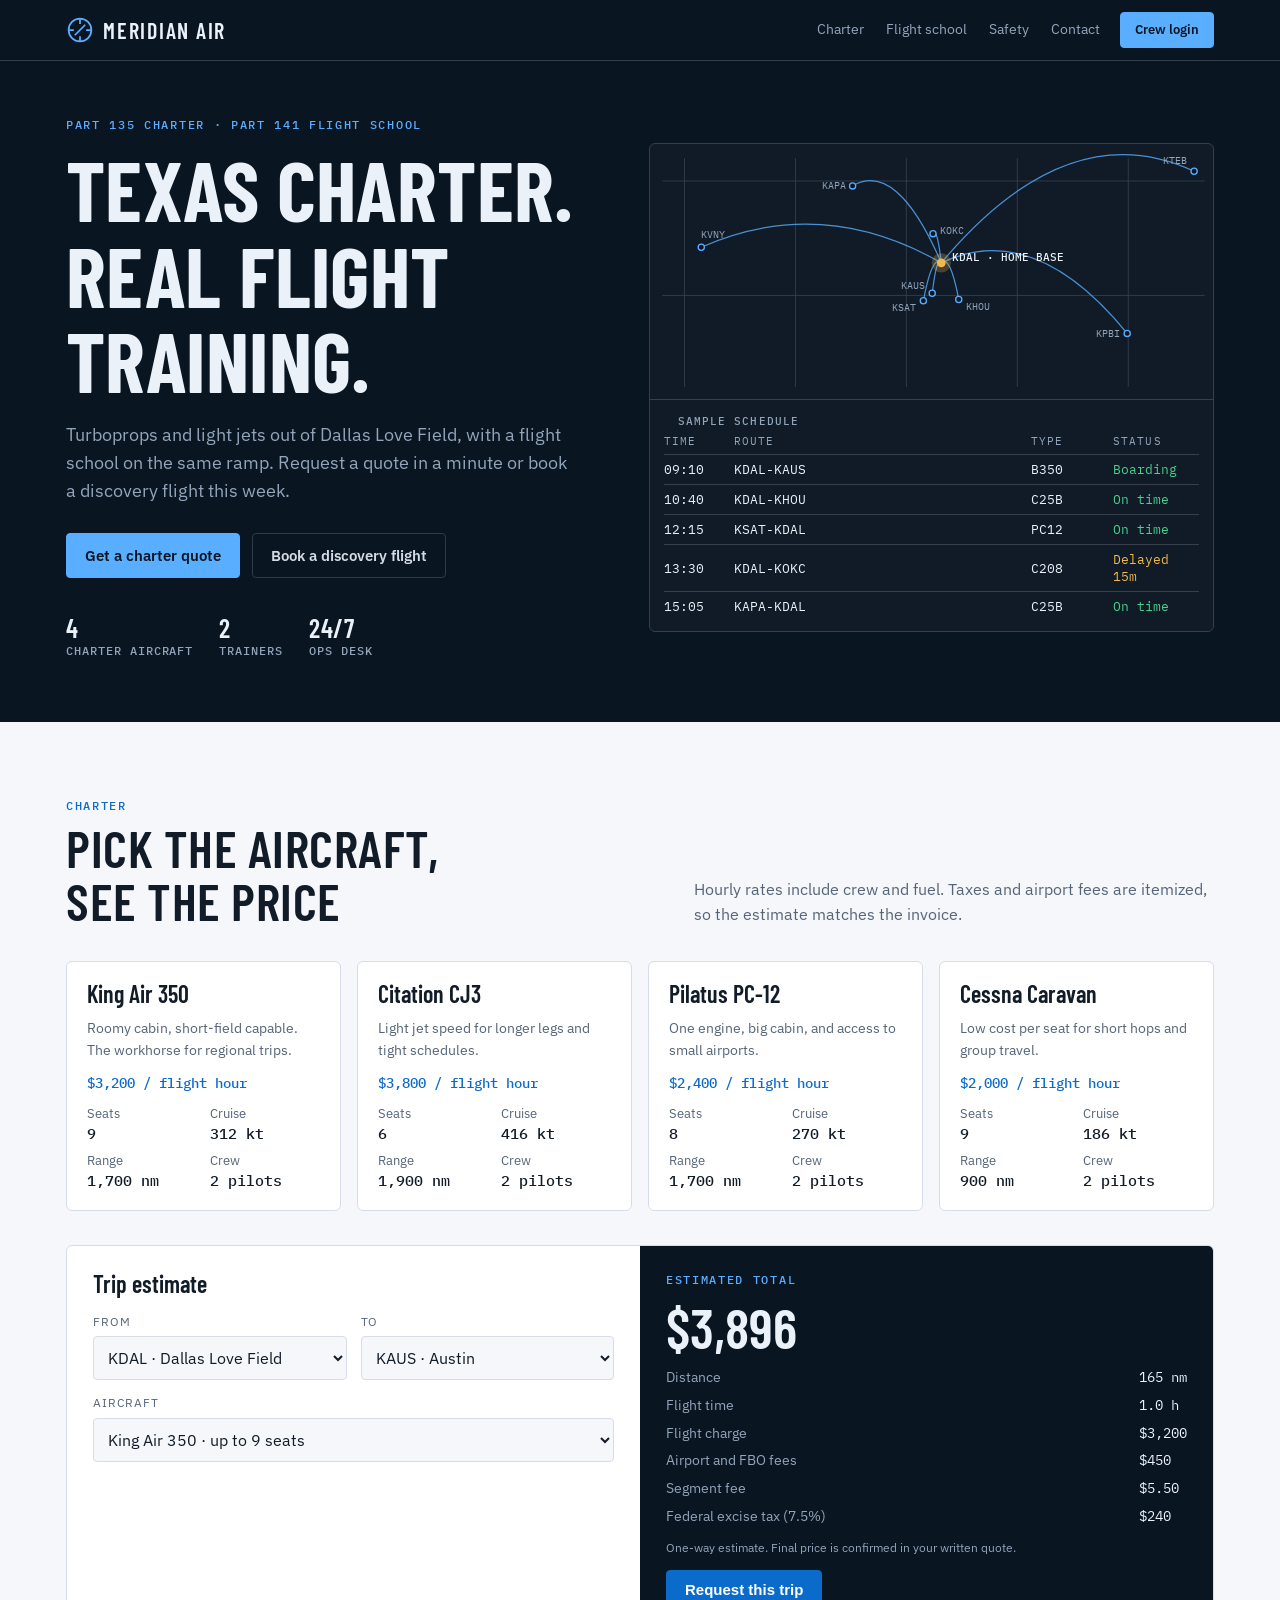
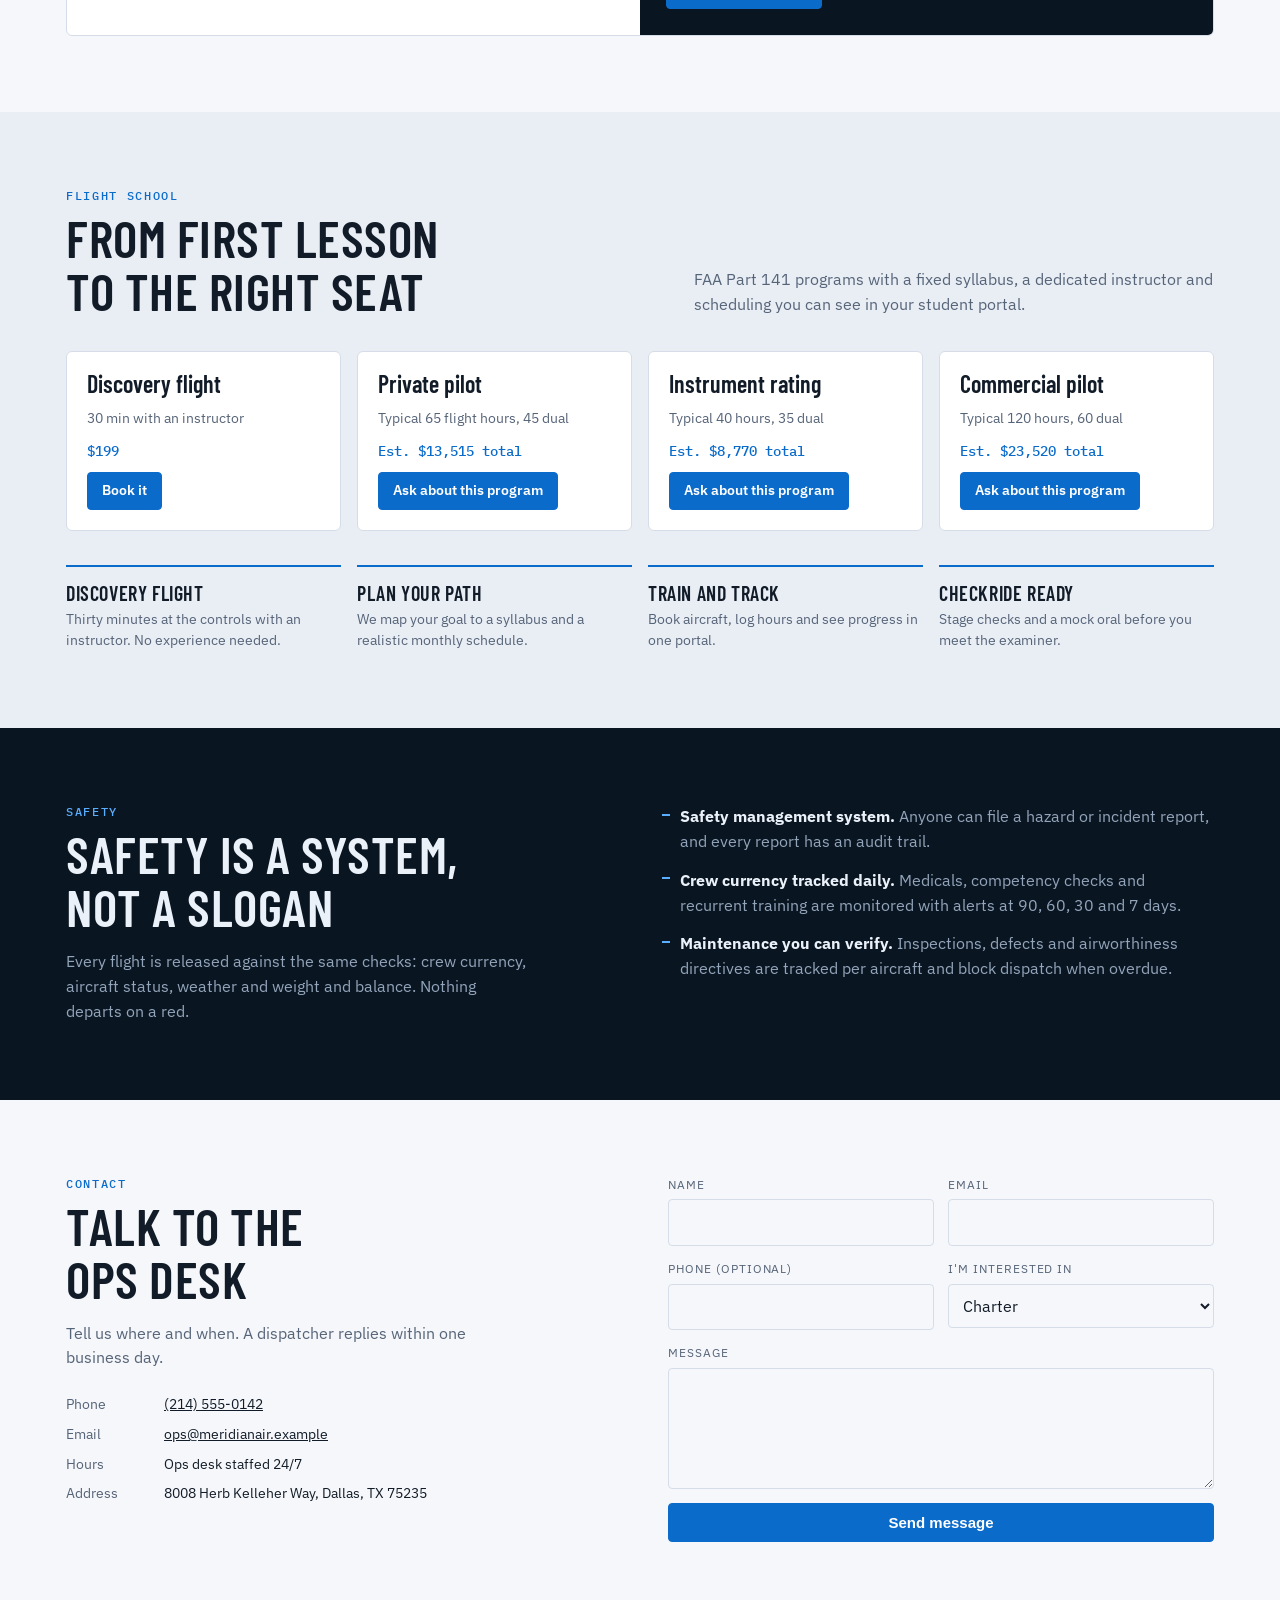
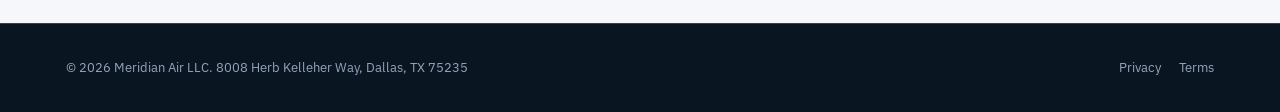
<file: index.html>
<!doctype html>
<html lang="en">
<head>
<meta charset="utf-8">
<meta name="viewport" content="width=device-width,initial-scale=1,viewport-fit=cover">
<meta name="claude:viewport-fit-sides" content="cover">
<title>Meridian Air</title>
<meta name="description" content="Charter flights and flight training from Dallas Love Field. Get an instant trip estimate.">
<link rel="preconnect" href="https://fonts.googleapis.com"><link rel="preconnect" href="https://fonts.gstatic.com" crossorigin>
<link rel="stylesheet" href="https://fonts.googleapis.com/css2?family=Barlow+Condensed:wght@500;600;700&family=IBM+Plex+Sans:wght@400;500;600&family=IBM+Plex+Mono:wght@400;500&display=swap">
<link rel="stylesheet" href="styles.css">
</head>
<body data-home="1">
<header class="hd" id="hd"></header>
<main id="top">
<div class="hero"><div class="wrap">
  <div>
    <div class="eyebrow" id="h-eyebrow"></div>
    <h1 id="h-title"></h1>
    <p class="lead" id="h-lead"></p>
    <div class="cta"><a class="btn" href="#charter">Get a charter quote</a><a class="btn ghost" href="#school">Book a discovery flight</a></div>
    <div class="facts" id="h-facts"></div>
  </div>
  <div class="deck" aria-label="Route map and departures">
    <svg id="map" viewBox="0 0 640 290" role="img" aria-label="Route map from home base"></svg>
    <div class="board" id="board"></div>
  </div>
</div></div>

<section id="charter"><div class="wrap">
  <div class="sec-h"><div><div class="tag">Charter</div><h2>Pick the aircraft,<br>see the price</h2></div><p>Hourly rates include crew and fuel. Taxes and airport fees are itemized, so the estimate matches the invoice.</p></div>
  <div class="cards" id="fleet" style="margin-bottom:34px"></div>
  <div class="est">
    <div><h3 style="margin-bottom:16px">Trip estimate</h3>
      <div class="form">
        <div class="field"><label for="from">From</label><select id="from"></select></div>
        <div class="field"><label for="to">To</label><select id="to"></select></div>
        <div class="field w"><label for="ac">Aircraft</label><select id="ac"></select></div>
      </div></div>
    <div class="out" id="out"></div>
  </div>
</div></section>

<section id="school" class="alt"><div class="wrap">
  <div class="sec-h"><div><div class="tag">Flight school</div><h2>From first lesson<br>to the right seat</h2></div><p>FAA Part 141 programs with a fixed syllabus, a dedicated instructor and scheduling you can see in your student portal.</p></div>
  <div class="cards" id="programs"></div>
  <div class="steps" style="margin-top:34px">
    <div><b>Discovery flight</b><p>Thirty minutes at the controls with an instructor. No experience needed.</p></div>
    <div><b>Plan your path</b><p>We map your goal to a syllabus and a realistic monthly schedule.</p></div>
    <div><b>Train and track</b><p>Book aircraft, log hours and see progress in one portal.</p></div>
    <div><b>Checkride ready</b><p>Stage checks and a mock oral before you meet the examiner.</p></div>
  </div>
</div></section>

<section id="safety" class="band"><div class="wrap two">
  <div><div class="tag">Safety</div><h2>Safety is a system,<br>not a slogan</h2><p style="margin-top:16px;max-width:46ch">Every flight is released against the same checks: crew currency, aircraft status, weather and weight and balance. Nothing departs on a red.</p></div>
  <ul class="list">
    <li><b>Safety management system.</b> Anyone can file a hazard or incident report, and every report has an audit trail.</li>
    <li><b>Crew currency tracked daily.</b> Medicals, competency checks and recurrent training are monitored with alerts at 90, 60, 30 and 7 days.</li>
    <li><b>Maintenance you can verify.</b> Inspections, defects and airworthiness directives are tracked per aircraft and block dispatch when overdue.</li>
  </ul>
</div></section>

<section id="contact"><div class="wrap two" style="gap:56px">
  <div><div class="tag">Contact</div><h2>Talk to the<br>ops desk</h2><p style="margin-top:16px;color:var(--muted);max-width:42ch">Tell us where and when. A dispatcher replies within one business day.</p>
    <dl style="margin:24px 0 0;display:grid;grid-template-columns:90px 1fr;gap:8px;font-size:14px"><dt style="color:var(--muted)">Phone</dt><dd style="margin:0" class="mono"><a data-tel></a></dd><dt style="color:var(--muted)">Email</dt><dd style="margin:0" class="mono"><a data-mailto></a></dd><dt style="color:var(--muted)">Hours</dt><dd style="margin:0" data-cfg="company.hours"></dd><dt style="color:var(--muted)">Address</dt><dd style="margin:0" data-cfg="company.address"></dd></dl></div>
  <form id="cf" class="form" novalidate>
    <div class="field"><label for="n">Name</label><input id="n" name="name" autocomplete="name" required></div>
    <div class="field"><label for="e">Email</label><input id="e" name="email" type="email" autocomplete="email" required></div>
    <div class="field"><label for="ph">Phone (optional)</label><input id="ph" name="phone" type="tel" autocomplete="tel"></div>
    <div class="field"><label for="i">I'm interested in</label><select id="i" name="interest"></select></div>
    <div class="field w"><label for="m">Message</label><textarea id="m" name="message" rows="4"></textarea></div>
    <div class="hp" aria-hidden="true"><label for="hp">Leave this empty</label><input id="hp" name="_gotcha" tabindex="-1" autocomplete="off"></div>
    <div class="field w"><button class="btn" id="send" type="submit">Send message</button><div id="cr"></div></div>
  </form>
</div></section>
</main>
<footer id="ft"></footer>
<script src="config.js"></script>
<script src="common.js"></script>
<script src="home.js"></script>
</body>
</html>
</file>
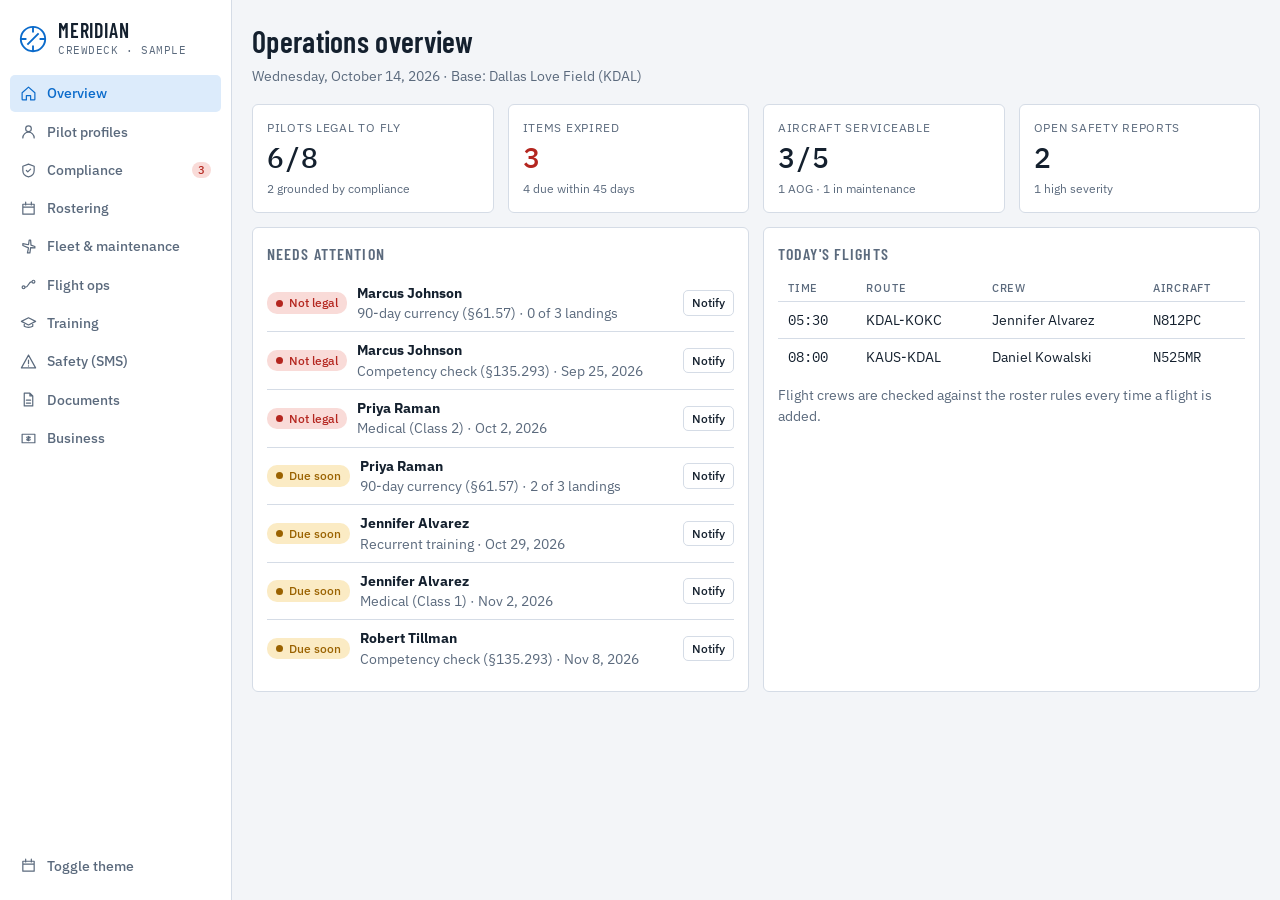
<file: dashboard.html>
<!doctype html><html lang="en"><head><meta charset="utf-8"><meta name="viewport" content="width=device-width,initial-scale=1,viewport-fit=cover">
<title>Meridian Crewdeck</title>
<meta name="claude:viewport-fit-sides" content="cover">
<link rel="stylesheet" href="https://fonts.googleapis.com/css2?family=Barlow+Condensed:wght@500;600;700&family=IBM+Plex+Sans:wght@400;500;600&family=IBM+Plex+Mono:wght@400;500&display=swap">
<style>
/* Layout: fixed left rail of 10 modules, one workspace on the right; summary strip first, detail tables below */
:root{
  --bg:#f3f5f8; --panel:#ffffff; --panel2:#eaeef4; --line:#d5dce6; --fg:#14202e; --muted:#5b6a7d;
  --accent:#0b6bcb; --accent-fg:#ffffff; --accent-soft:#dcebfb;
  --ok:#14804a; --ok-bg:#d9f1e3; --warn:#9a6200; --warn-bg:#fbebc4; --bad:#b4261f; --bad-bg:#f9dbd8;
  --f-display:'Barlow Condensed','Arial Narrow',sans-serif; --f-body:'IBM Plex Sans',system-ui,sans-serif; --f-mono:'IBM Plex Mono',ui-monospace,monospace;
}
@media (prefers-color-scheme:dark){:root:not([data-theme="light"]){
  --bg:#0c131c; --panel:#131d29; --panel2:#1a2636; --line:#26364a; --fg:#e6edf5; --muted:#8d9db1;
  --accent:#4da3ff; --accent-fg:#06121f; --accent-soft:#16304d;
  --ok:#47d28a; --ok-bg:#12331f; --warn:#f2b84b; --warn-bg:#3a2d0d; --bad:#ff7b72; --bad-bg:#40181a; color-scheme:dark}}
:root[data-theme="dark"]{
  --bg:#0c131c; --panel:#131d29; --panel2:#1a2636; --line:#26364a; --fg:#e6edf5; --muted:#8d9db1;
  --accent:#4da3ff; --accent-fg:#06121f; --accent-soft:#16304d;
  --ok:#47d28a; --ok-bg:#12331f; --warn:#f2b84b; --warn-bg:#3a2d0d; --bad:#ff7b72; --bad-bg:#40181a; color-scheme:dark}
*{box-sizing:border-box}
body{background:var(--bg);color:var(--fg);font:14px/1.45 var(--f-body);margin:0}
h1,h2,h3{font-family:var(--f-display);font-weight:600;margin:0;letter-spacing:.01em;text-wrap:balance}
h1{font-size:30px} h2{font-size:21px} h3{font-size:16px;text-transform:uppercase;letter-spacing:.07em;color:var(--muted)}
.mono,td.n,.kpi b{font-family:var(--f-mono);font-variant-numeric:tabular-nums}
button,select,input,textarea{font:inherit;color:inherit}
:focus-visible{outline:2px solid var(--accent);outline-offset:2px}
.app{display:grid;grid-template-columns:232px minmax(0,1fr);min-height:100vh}
.rail{background:var(--panel);border-right:1px solid var(--line);padding:16px 10px;position:sticky;top:0;height:100vh;overflow:auto;display:flex;flex-direction:column;gap:2px;padding-left:max(10px,env(safe-area-inset-left,0px))}
.brand{display:flex;align-items:center;gap:10px;padding:4px 8px 16px}
.brand svg{width:30px;height:30px;color:var(--accent)}
.brand b{font:600 20px var(--f-display);letter-spacing:.04em;text-transform:uppercase;line-height:1}
.brand small{display:block;color:var(--muted);font:11px var(--f-mono);letter-spacing:.05em}
.nav{all:unset;box-sizing:border-box;display:flex;align-items:center;gap:10px;padding:8px 10px;border-radius:5px;cursor:pointer;color:var(--muted);font-weight:500}
.nav:hover{background:var(--panel2);color:var(--fg)}
.nav[aria-current="page"]{background:var(--accent-soft);color:var(--accent)}
.nav svg{width:17px;height:17px;flex:none}
.nav .cnt{margin-left:auto;font:500 11px var(--f-mono);padding:1px 6px;border-radius:9px;background:var(--bad-bg);color:var(--bad)}
.rail .sp{flex:1}
.main{min-width:0;padding-block:20px 48px;padding-left:max(20px,env(safe-area-inset-left,0px));padding-right:max(20px,env(safe-area-inset-right,0px))}
.top{display:flex;gap:12px;align-items:flex-end;justify-content:space-between;flex-wrap:wrap;margin-bottom:18px}
.top p{margin:2px 0 0;color:var(--muted)}
.tools{display:flex;gap:8px;align-items:center;flex-wrap:wrap}
.btn{border:1px solid var(--line);background:var(--panel);padding:6px 12px;border-radius:5px;cursor:pointer;font-weight:500}
.btn:hover{border-color:var(--accent)}
.btn.pri{background:var(--accent);color:var(--accent-fg);border-color:var(--accent)}
.btn.sm{padding:3px 8px;font-size:12px}
.grid{display:grid;gap:14px}
.g4{grid-template-columns:repeat(auto-fit,minmax(170px,1fr))}
.g2{grid-template-columns:repeat(auto-fit,minmax(min(100%,380px),1fr))}
.g3{grid-template-columns:repeat(auto-fit,minmax(min(100%,300px),1fr))}
.card{background:var(--panel);border:1px solid var(--line);border-radius:6px;padding:14px;min-width:0}
.card>h3{margin-bottom:10px}
.kpi{display:flex;flex-direction:column;gap:2px}
.kpi span{color:var(--muted);font-size:12px;text-transform:uppercase;letter-spacing:.06em}
.kpi b{font-size:28px;font-weight:500}
.kpi small{color:var(--muted)}
.tw{overflow-x:auto}
table{width:100%;border-collapse:collapse}
th{font:500 11px var(--f-body);text-transform:uppercase;letter-spacing:.07em;color:var(--muted);text-align:left;padding:6px 10px;border-bottom:1px solid var(--line);white-space:nowrap}
td{padding:8px 10px;border-bottom:1px solid var(--line);vertical-align:middle}
tr:last-child td{border-bottom:0}
tr.click{cursor:pointer} tr.click:hover td{background:var(--panel2)}
.pill{display:inline-flex;align-items:center;gap:6px;padding:2px 9px;border-radius:10px;font-size:12px;font-weight:500;white-space:nowrap}
.pill::before{content:"";width:7px;height:7px;border-radius:50%;background:currentColor}
.pill.ok{background:var(--ok-bg);color:var(--ok)} .pill.warn{background:var(--warn-bg);color:var(--warn)} .pill.bad{background:var(--bad-bg);color:var(--bad)} .pill.neutral{background:var(--panel2);color:var(--muted)}
.bar{height:7px;background:var(--panel2);border-radius:4px;overflow:hidden;min-width:70px}
.bar i{display:block;height:100%;background:var(--accent)} .bar.ok i{background:var(--ok)} .bar.warn i{background:var(--warn)} .bar.bad i{background:var(--bad)}
.tabs{display:flex;gap:4px;border-bottom:1px solid var(--line);margin-bottom:14px;flex-wrap:wrap}
.tab{all:unset;cursor:pointer;padding:7px 12px;color:var(--muted);font-weight:500;border-bottom:2px solid transparent;margin-bottom:-1px}
.tab[aria-selected="true"]{color:var(--accent);border-color:var(--accent)}
.muted{color:var(--muted)} .row{display:flex;gap:10px;align-items:center;flex-wrap:wrap}
.field{display:flex;flex-direction:column;gap:3px;min-width:0} .field label{font-size:12px;color:var(--muted)}
.field input,.field select,.field textarea{background:var(--bg);border:1px solid var(--line);border-radius:5px;padding:6px 8px;min-width:0;width:100%}
.form{display:grid;grid-template-columns:repeat(auto-fit,minmax(150px,1fr));gap:10px;align-items:end}
.av{width:44px;height:44px;border-radius:50%;background:var(--accent-soft);color:var(--accent);display:grid;place-items:center;font:600 16px var(--f-display);flex:none}
.alert{display:flex;gap:10px;align-items:center;padding:8px 0;border-bottom:1px solid var(--line)} .alert:last-child{border-bottom:0}
.alert .t{flex:1;min-width:0}
.toast{position:fixed;bottom:calc(16px + env(safe-area-inset-bottom,0px));right:16px;background:var(--fg);color:var(--bg);padding:10px 14px;border-radius:6px;max-width:340px;z-index:9}
.sched{display:grid;grid-template-columns:96px repeat(7,minmax(92px,1fr));min-width:820px;font-size:12px}
.sched>div{border-bottom:1px solid var(--line);border-right:1px solid var(--line);padding:5px;min-height:46px}
.sched .hd{font-weight:600;color:var(--muted);background:var(--panel2);min-height:0}
.shift{display:block;padding:3px 6px;border-radius:4px;background:var(--accent-soft);color:var(--accent);margin-bottom:3px;font:500 11px var(--f-mono);cursor:pointer;border:1px solid transparent}
.shift.bad{background:var(--bad-bg);color:var(--bad);border-color:var(--bad)} .shift.off{background:var(--panel2);color:var(--muted)}
.modal{position:fixed;inset:0;background:rgba(5,10,16,.55);display:grid;place-items:center;padding:16px;z-index:8}
.modal>div{background:var(--panel);border:1px solid var(--line);border-radius:8px;max-width:760px;width:100%;max-height:90vh;overflow:auto;padding:18px}
.kv{display:grid;grid-template-columns:140px 1fr;gap:5px 12px} .kv dt{color:var(--muted)} .kv dd{margin:0}
.tl{list-style:none;margin:0;padding:0} .tl li{padding:6px 0 6px 16px;border-left:2px solid var(--line);position:relative} .tl li::before{content:"";position:absolute;left:-5px;top:12px;width:8px;height:8px;border-radius:50%;background:var(--accent)}
.menu{display:none}
@media (max-width:820px){
  .app{grid-template-columns:1fr}
  .rail{position:static;height:auto;flex-direction:row;overflow-x:auto;padding:8px;border-right:0;border-bottom:1px solid var(--line)}
  .brand{display:none} .nav span.l{display:none} .nav{padding:8px 10px} .rail .sp{display:none}
  .kv{grid-template-columns:1fr}
}
@media (prefers-reduced-motion:no-preference){.fade{animation:f .25s ease}@keyframes f{from{opacity:.4;transform:translateY(3px)}}}
</style>
<div class="app">
  <nav class="rail" id="rail" aria-label="Modules"></nav>
  <main class="main" id="main"></main>
</div>
<div id="layer"></div>
<script>
const TODAY=new Date('2026-10-14T12:00:00Z');
const D=s=>new Date(s+'T12:00:00Z');
const days=s=>Math.round((D(s)-TODAY)/864e5);
const fmt=s=>D(s).toLocaleDateString('en-US',{month:'short',day:'numeric',year:'numeric',timeZone:'UTC'});
const money=n=>'$'+Math.round(n).toLocaleString('en-US');
const $=(s,r=document)=>r.querySelector(s);
const esc=s=>String(s).replace(/[&<>"]/g,c=>({'&':'&amp;','<':'&lt;','>':'&gt;','"':'&quot;'}[c]));
/* status: red = expired, amber = due within 45 days, green otherwise */
function st(date,warn=45){const d=days(date);return d<0?'bad':d<=warn?'warn':'ok'}
function pill(date,warn){const d=days(date),s=st(date,warn);return `<span class="pill ${s}">${d<0?'Expired '+(-d)+'d ago':d+' days'}</span>`}

const PILOTS=[
 {id:'P01',n:'Michael Reeves',role:'Captain',base:'KDAL',lic:'ATP',lno:'ATP-3820418',types:['B350','C25B'],med:1,medExp:'2027-02-03',chk:'2027-01-18',rec:'2026-12-02',cur:6,h:[8420,5960,1980,2310],rate:105},
 {id:'P02',n:'Jennifer Alvarez',role:'Captain',base:'KDAL',lic:'ATP',lno:'ATP-3817702',types:['B350','PC12'],med:1,medExp:'2026-11-02',chk:'2026-12-20',rec:'2026-10-29',cur:4,h:[11260,8100,2640,3480],rate:110},
 {id:'P03',n:'Daniel Kowalski',role:'First Officer',base:'KAUS',lic:'COM',lno:'COM-4133981',types:['C25B'],med:1,medExp:'2027-05-14',chk:'2027-03-09',rec:'2027-01-25',cur:5,h:[2140,610,390,420],rate:58},
 {id:'P04',n:'Priya Raman',role:'First Officer',base:'KDAL',lic:'COM',lno:'COM-4135120',types:['B350','PC12'],med:2,medExp:'2026-10-02',chk:'2027-02-11',rec:'2026-11-30',cur:2,h:[1860,420,250,300],rate:55},
 {id:'P05',n:'Robert Tillman',role:'Captain',base:'KSAT',lic:'ATP',lno:'ATP-3821877',types:['PC12','C208'],med:1,medExp:'2027-01-12',chk:'2026-11-08',rec:'2027-04-01',cur:7,h:[6740,4890,1120,1610],rate:100},
 {id:'P06',n:'Samantha Brooks',role:'Instructor',base:'KDAL',lic:'COM',lno:'COM-4128844',types:['PA28','DA42'],med:2,medExp:'2027-03-30',chk:'2027-02-02',rec:'2027-02-02',cur:3,h:[4390,3920,610,880],rate:62},
 {id:'P07',n:'Marcus Johnson',role:'Captain',base:'KHOU',lic:'ATP',lno:'ATP-3819950',types:['C208','B350'],med:1,medExp:'2026-12-01',chk:'2026-09-25',rec:'2026-12-14',cur:0,h:[9810,7220,2210,2740],rate:108},
 {id:'P08',n:'Emily Nguyen',role:'First Officer',base:'KAUS',lic:'COM',lno:'COM-4136402',types:['C25B','C208'],med:2,medExp:'2027-06-21',chk:'2027-04-14',rec:'2027-03-03',cur:5,h:[1320,260,140,170],rate:52}
];
const DOCS={P01:['ATP certificate','Class 1 medical','King Air 350 type rating','Flight review (§61.56)','Passport'],P02:['ATP certificate','Class 1 medical','PC-12 type rating','Hazmat training'],P04:['Commercial certificate','Class 2 medical','Instrument rating'],P07:['ATP certificate','Class 1 medical','Caravan type rating']};
const TYPE={B350:'King Air 350',C25B:'Citation CJ3',PC12:'Pilatus PC-12',C208:'Cessna Caravan',PA28:'Piper PA-28',DA42:'Diamond DA42'};

const FLEET=[
 {reg:'N350MR',t:'B350',st:'Serviceable',hrs:6240.5,cyc:5110,nextIn:'2026-11-20',nextH:6290,desc:'A-check',ad:'2026-12-31',defects:[]},
 {reg:'N525MR',t:'C25B',st:'Serviceable',hrs:3902.2,cyc:3340,nextIn:'2026-10-24',nextH:3950,desc:'200h inspection',ad:'2027-02-14',defects:[{d:'2026-10-09',t:'Left nav light intermittent',s:'Deferred (MEL cat C)'}]},
 {reg:'N812PC',t:'PC12',st:'AOG',hrs:4411.8,cyc:2890,nextIn:'2026-10-18',nextH:4420,desc:'Engine borescope',ad:'2026-11-30',defects:[{d:'2026-10-12',t:'Oil pressure fluctuation, #1 engine',s:'Open: grounded'}]},
 {reg:'N208MR',t:'C208',st:'Serviceable',hrs:8120.0,cyc:9460,nextIn:'2027-01-09',nextH:8200,desc:'100h inspection',ad:'2026-10-30',defects:[]},
 {reg:'N7284K',t:'PA28',st:'In maintenance',hrs:5033.4,cyc:11820,nextIn:'2026-10-16',nextH:5040,desc:'Annual inspection',ad:'2026-10-16',defects:[{d:'2026-10-05',t:'Cracked cowl fastener',s:'Open: in work'}]}
];
const AIRPORTS={KDAL:'Dallas Love Field',KAUS:'Austin',KHOU:'Houston Hobby',KSAT:'San Antonio',KOKC:'Oklahoma City'};
/* roster: pilot, aircraft, route, start/end in UTC+1 local ISO */
let ROSTER=[
 {id:1,p:'P01',ac:'N350MR',r:'KDAL-KAUS',s:'2026-10-12T07:00',e:'2026-10-12T12:30'},
 {id:2,p:'P02',ac:'N350MR',r:'KDAL-KHOU',s:'2026-10-13T06:30',e:'2026-10-13T11:00'},
 {id:3,p:'P02',ac:'N812PC',r:'KHOU-KDAL',s:'2026-10-13T17:00',e:'2026-10-13T22:30'},
 {id:4,p:'P02',ac:'N812PC',r:'KDAL-KOKC',s:'2026-10-14T05:30',e:'2026-10-14T10:00'},
 {id:5,p:'P03',ac:'N525MR',r:'KAUS-KDAL',s:'2026-10-14T08:00',e:'2026-10-14T11:30'},
 {id:6,p:'P01',ac:'N350MR',r:'KDAL-KAUS',s:'2026-10-15T08:00',e:'2026-10-15T13:00'},
 {id:7,p:'P05',ac:'N208MR',r:'KSAT-KAUS',s:'2026-10-15T09:00',e:'2026-10-15T14:30'},
 {id:8,p:'P06',ac:'N7284K',r:'Local training',s:'2026-10-16T09:00',e:'2026-10-16T12:00'},
 {id:9,p:'P03',ac:'N525MR',r:'KAUS-KHOU',s:'2026-10-16T07:00',e:'2026-10-16T12:00'},
 {id:10,p:'P07',ac:'N208MR',r:'KHOU-KDAL',s:'2026-10-17T08:00',e:'2026-10-17T13:00'},
 {id:11,p:'P01',ac:'N525MR',r:'KDAL-KAUS',s:'2026-10-17T07:00',e:'2026-10-17T11:00'}
];
const SWAPS=[{id:1,from:'P01',to:'P02',flight:6,note:'Family event',state:'Pending'}];
const COURSES=[
 {n:'King Air 350 recurrent',who:['P01','P02','P04'],done:[100,60,20],due:'2026-10-29'},
 {n:'Hazmat training',who:['P03','P05','P08'],done:[100,100,45],due:'2026-12-15'},
 {n:'CRM refresher',who:['P01','P03','P07','P08'],done:[100,80,10,0],due:'2026-11-20'}
];
const SIMS=[{d:'2026-10-20',t:'09:00-13:00',sim:'B350 FFS, Dallas',p:'P02',inst:'Samantha Brooks'},{d:'2026-10-22',t:'14:00-18:00',sim:'C25B FTD, Austin',p:'P03',inst:'Samantha Brooks'},{d:'2026-11-03',t:'09:00-13:00',sim:'PC12 FTD, Dallas',p:'P04',inst:'Samantha Brooks'}];
const EXAMS=[{p:'P04',e:'Instrument proficiency check',sc:88,pass:75,d:'2026-09-30'},{p:'P08',e:'Citation type theory',sc:71,pass:75,d:'2026-10-05'},{p:'P03',e:'Hazmat training',sc:94,pass:80,d:'2026-10-08'},{p:'P01',e:'SMS awareness',sc:97,pass:80,d:'2026-10-10'}];
const SIGNOFFS=[{p:'P04',item:'Night landings, PC-12',by:'Jennifer Alvarez',d:'2026-10-02'},{p:'P08',item:'Citation CJ3 line check',by:'Michael Reeves',d:'2026-09-28'},{p:'P03',item:'Crosswind ops, CJ3',by:'Michael Reeves',d:'2026-09-21'}];
let REPORTS=[
 {id:'SR-0147',type:'Incident',sev:'Medium',title:'Bird strike on climb-out, KDAL RWY 13L',by:'P02',d:'2026-10-11',state:'Under investigation',log:['11 Oct 14:02 Report filed by J. Alvarez','11 Oct 16:30 Aircraft inspected, no damage','12 Oct 09:10 Investigator assigned: Safety Manager']},
 {id:'SR-0146',type:'Hazard',sev:'Low',title:'Wet ramp near Hangar 2 after rain',by:'P06',d:'2026-10-08',state:'Mitigated',log:['08 Oct 08:45 Hazard reported','09 Oct 10:00 Drainage cleared, signage added']},
 {id:'SR-0145',type:'Incident',sev:'High',title:'Oil pressure fluctuation in cruise, N812PC',by:'P05',d:'2026-10-12',state:'Open',log:['12 Oct 13:15 Report filed by R. Tillman','12 Oct 13:40 Aircraft grounded (AOG)','12 Oct 15:00 Engine vendor notified']}
];
const MANUALS=[
 {n:'General Operations Manual Rev 14',cat:'Manual',d:'2026-09-01',sign:{P01:1,P02:1,P03:1,P04:0,P05:1,P06:1,P07:0,P08:0}},
 {n:'Bulletin 26-07: Winter ops',cat:'Bulletin',d:'2026-10-06',sign:{P01:1,P02:0,P03:1,P04:0,P05:0,P06:1,P07:1,P08:0}},
 {n:'SMS Policy Rev 5',cat:'Policy',d:'2026-08-15',sign:{P01:1,P02:1,P03:1,P04:1,P05:1,P06:1,P07:1,P08:1}}
];
let BOOKINGS=[
 {id:'Q-2031',c:'Lone Star Energy',kind:'Charter',route:'KDAL-KHOU',ac:'B350',hrs:1.6,s:'Confirmed'},
 {id:'Q-2032',c:'Ms. Karen Whitfield',kind:'Charter',route:'KDAL-KAUS',ac:'C25B',hrs:1.4,s:'Quote sent'},
 {id:'Q-2033',c:'Student pilot block (Part 141)',kind:'Training',route:'Local',ac:'PA28',hrs:10,s:'Confirmed'},
 {id:'Q-2034',c:'Panhandle Agri Co.',kind:'Charter',route:'KSAT-KAUS',ac:'C208',hrs:1.8,s:'Draft'}
];
const RATES={B350:3200,C25B:3800,PC12:2400,C208:2000,PA28:165,DA42:245};
</script>
<script>
const IC={
 home:'M3 11l9-8 9 8v9a1 1 0 0 1-1 1h-5v-6H9v6H4a1 1 0 0 1-1-1z',
 user:'M12 12a4 4 0 1 0 0-8 4 4 0 0 0 0 8zM4 21a8 8 0 0 1 16 0',
 shield:'M12 3l8 3v6c0 5-3.5 8-8 9-4.5-1-8-4-8-9V6z M9 12l2 2 4-4',
 cal:'M4 6h16v14H4z M4 10h16 M8 3v4 M16 3v4',
 plane:'M10.5 21l1.5-7-8-3.5V8l8 1.5L13 3h2l.5 7L21 12v2l-6-.5-1 7.5z',
 route:'M5 18a2 2 0 1 0 0-4 2 2 0 0 0 0 4zM19 10a2 2 0 1 0 0-4 2 2 0 0 0 0 4zM7 16c6 0 4-8 10-8',
 cap:'M2 9l10-5 10 5-10 5z M6 11v5c3 2 9 2 12 0v-5',
 alert:'M12 3l10 18H2z M12 10v5 M12 18v.5',
 file:'M6 3h8l4 4v14H6z M14 3v4h4 M9 13h6 M9 17h6',
 cash:'M3 6h18v12H3z M12 9v6 M9.5 10.5c0-1 5-1 5 0s-5 1-5 3 5 1 5 0'
};
const ico=k=>`<svg viewBox="0 0 24 24" fill="none" stroke="currentColor" stroke-width="1.7" stroke-linecap="round" stroke-linejoin="round" aria-hidden="true"><path d="${IC[k]}"/></svg>`;
const MODS=[['overview','Overview','home'],['pilots','Pilot profiles','user'],['compliance','Compliance','shield'],['roster','Rostering','cal'],['fleet','Fleet & maintenance','plane'],['ops','Flight ops','route'],['training','Training','cap'],['sms','Safety (SMS)','alert'],['docs','Documents','file'],['business','Business','cash']];

/* compliance items per pilot */
function items(p){
 const cur=p.cur>=3?'ok':p.cur>0?'warn':'bad';
 return [
  {k:'Medical (Class '+p.med+')',date:p.medExp,s:st(p.medExp)},
  {k:'Competency check (§135.293)',date:p.chk,s:st(p.chk)},
  {k:'Recurrent training',date:p.rec,s:st(p.rec)},
  {k:'90-day currency (§61.57)',txt:p.cur+' of 3 landings',s:cur}
 ];
}
const rank={ok:0,warn:1,bad:2};
const worst=p=>items(p).reduce((a,i)=>rank[i.s]>rank[a]?i.s:a,'ok');
const byId=id=>PILOTS.find(p=>p.id===id);
const init=n=>n.split(' ').map(x=>x[0]).join('');
const label={ok:'Current',warn:'Due soon',bad:'Not legal'};
const allAlerts=()=>PILOTS.flatMap(p=>items(p).filter(i=>i.s!=='ok').map(i=>({p,...i}))).sort((a,b)=>rank[b.s]-rank[a.s]||(a.date||'').localeCompare(b.date||''));

let view='overview',tab={};
function nav(){
 const bad=allAlerts().filter(a=>a.s==='bad').length;
 $('#rail').innerHTML=`<div class="brand"><svg viewBox="0 0 32 32" fill="none" stroke="currentColor" stroke-width="2"><circle cx="16" cy="16" r="13"/><path d="M16 3v6M16 23v6M3 16h6M23 16h6M10 22l12-12"/></svg><div><b>Meridian</b><small>CREWDECK · SAMPLE</small></div></div>`+
 MODS.map(([k,l,i])=>`<button class="nav" data-v="${k}" ${k===view?'aria-current="page"':''}>${ico(i)}<span class="l">${l}</span>${k==='compliance'&&bad?`<span class="cnt">${bad}</span>`:''}</button>`).join('')+
 `<div class="sp"></div><button class="nav" id="theme">${ico('cal')}<span class="l">Toggle theme</span></button>`;
 document.querySelectorAll('.nav[data-v]').forEach(b=>b.onclick=()=>go(b.dataset.v));
 $('#theme').onclick=()=>{const r=document.documentElement,d=r.dataset.theme==='dark'||(!r.dataset.theme&&matchMedia('(prefers-color-scheme:dark)').matches);r.dataset.theme=d?'light':'dark'};
}
function go(v){view=v;nav();render();scrollTo(0,0)}
function head(t,sub,tools=''){return `<div class="top"><div><h1>${t}</h1><p>${sub}</p></div><div class="tools">${tools}</div></div>`}
function toast(m){const t=document.createElement('div');t.className='toast';t.textContent=m;document.body.append(t);setTimeout(()=>t.remove(),2600)}
function modal(html){const l=$('#layer');l.innerHTML=`<div class="modal"><div role="dialog" aria-modal="true">${html}<div class="row" style="margin-top:14px;justify-content:flex-end"><button class="btn" id="mx">Close</button></div></div></div>`;$('#mx').onclick=()=>l.innerHTML='';$('.modal',l).onclick=e=>{if(e.target.classList.contains('modal'))l.innerHTML=''}}
function tabs(key,list,cur){return `<div class="tabs" role="tablist">${list.map(([k,l])=>`<button class="tab" role="tab" data-tab="${k}" aria-selected="${k===cur}">${l}</button>`).join('')}</div>`}
function bindTabs(key){document.querySelectorAll('[data-tab]').forEach(b=>b.onclick=()=>{tab[key]=b.dataset.tab;render()})}

const V={};
V.overview=()=>{
 const al=allAlerts(),legal=PILOTS.filter(p=>worst(p)!=='bad').length;
 const sv=FLEET.filter(a=>a.st==='Serviceable').length;
 const today=ROSTER.filter(r=>r.s.startsWith('2026-10-14'));
 return head('Operations overview','Wednesday, October 14, 2026 · Base: Dallas Love Field (KDAL)')+`
 <div class="grid g4">
  <div class="card kpi"><span>Pilots legal to fly</span><b>${legal}/${PILOTS.length}</b><small>${PILOTS.length-legal} grounded by compliance</small></div>
  <div class="card kpi"><span>Items expired</span><b style="color:var(--bad)">${al.filter(a=>a.s==='bad').length}</b><small>${al.filter(a=>a.s==='warn').length} due within 45 days</small></div>
  <div class="card kpi"><span>Aircraft serviceable</span><b>${sv}/${FLEET.length}</b><small>1 AOG · 1 in maintenance</small></div>
  <div class="card kpi"><span>Open safety reports</span><b>${REPORTS.filter(r=>r.state!=='Mitigated').length}</b><small>1 high severity</small></div>
 </div>
 <div class="grid g2" style="margin-top:14px">
  <div class="card"><h3>Needs attention</h3>${al.slice(0,7).map(a=>`<div class="alert"><span class="pill ${a.s}">${label[a.s]}</span><div class="t"><b>${esc(a.p.n)}</b><br><span class="muted">${a.k}${a.date?' · '+fmt(a.date):' · '+a.txt}</span></div><button class="btn sm" data-notify="${a.p.id}">Notify</button></div>`).join('')}</div>
  <div class="card"><h3>Today's flights</h3><div class="tw"><table><tr><th>Time</th><th>Route</th><th>Crew</th><th>Aircraft</th></tr>${today.map(r=>`<tr><td class="n">${r.s.slice(11)}</td><td>${r.r}</td><td>${esc(byId(r.p).n)}</td><td class="mono">${r.ac}</td></tr>`).join('')}</table></div>
  <p class="muted" style="margin:10px 0 0">Flight crews are checked against the roster rules every time a flight is added.</p></div>
 </div>`;
};
V.pilots=()=>head('Pilot profiles','Licences, ratings, medicals, logged hours and documents',`<button class="btn pri" id="addp">Add pilot</button>`)+
 `<div class="card tw"><table><tr><th>Pilot</th><th>Role</th><th>Certificate</th><th>Type ratings</th><th>Medical</th><th class="n">Total h</th><th>Status</th></tr>`+
 PILOTS.map(p=>`<tr class="click" data-pilot="${p.id}"><td><b>${esc(p.n)}</b><br><span class="muted mono">${p.id} · ${p.base}</span></td><td>${p.role}</td><td>${p.lic}</td><td>${p.types.map(t=>`<span class="mono">${t}</span>`).join(', ')}</td><td>${pill(p.medExp)}</td><td class="n">${p.h[0].toLocaleString()}</td><td><span class="pill ${worst(p)}">${label[worst(p)]}</span></td></tr>`).join('')+`</table></div>`;
function pilotModal(id){
 const p=byId(id),docs=DOCS[id]||['Pilot certificate','FAA medical certificate','Passport'];
 modal(`<div class="row" style="gap:14px"><div class="av">${init(p.n)}</div><div><h2>${esc(p.n)}</h2><span class="muted">${p.role} · base ${p.base} · ${p.lic} ${p.lno}</span></div></div>
 <div class="grid g2" style="margin-top:14px">
  <div><h3>Flight hours</h3><dl class="kv"><dt>Total</dt><dd class="mono">${p.h[0].toLocaleString()}</dd><dt>PIC</dt><dd class="mono">${p.h[1].toLocaleString()}</dd><dt>Night</dt><dd class="mono">${p.h[2].toLocaleString()}</dd><dt>IFR</dt><dd class="mono">${p.h[3].toLocaleString()}</dd></dl>
  <h3 style="margin-top:14px">Type ratings</h3><p>${p.types.map(t=>TYPE[t]).join(', ')}</p></div>
  <div><h3>Compliance</h3>${items(p).map(i=>`<div class="alert"><span class="pill ${i.s}">${label[i.s]}</span><div class="t">${i.k}<br><span class="muted">${i.date?fmt(i.date):i.txt}</span></div></div>`).join('')}</div>
 </div><h3 style="margin-top:14px">Documents</h3><div class="row">${docs.map(d=>`<span class="pill neutral">${d}</span>`).join('')}</div>`);
}
V.compliance=()=>{
 const t=tab.comp||'matrix';
 return head('Compliance tracking','Tracked to 14 CFR Part 61 and Part 135. Green is current, amber is due within 45 days, red is expired',`<button class="btn" id="runalerts">Send all alerts</button>`)+
 tabs('comp',[['matrix','Matrix'],['alerts','Alert queue']],t)+
 (t==='matrix'?`<div class="card tw"><table><tr><th>Pilot</th><th>Medical</th><th>§135.293 check</th><th>Recurrent</th><th>Currency</th><th>Overall</th></tr>`+PILOTS.map(p=>{const it=items(p);return `<tr><td><b>${esc(p.n)}</b></td>${it.map(i=>`<td><span class="pill ${i.s}">${i.date?fmt(i.date):i.txt}</span></td>`).join('')}<td><span class="pill ${worst(p)}">${label[worst(p)]}</span></td></tr>`}).join('')+`</table></div>`:
 `<div class="card">${allAlerts().map(a=>{const d=a.date?days(a.date):null;return `<div class="alert"><span class="pill ${a.s}">${label[a.s]}</span><div class="t"><b>${esc(a.p.n)}</b> · ${a.k}<br><span class="muted">${a.date?(d<0?'Expired '+fmt(a.date):'Expires '+fmt(a.date)+' ('+d+' days)'):a.txt} · reminders at 90, 60, 30 and 7 days</span></div><button class="btn sm" data-notify="${a.p.id}">Notify</button></div>`}).join('')}</div>`);
};
</script>
<script>
/* ---------- roster rules: max 12h flight duty period (incl. 1h pre, 30m post), max 8h flight time per day, min 10h rest ---------- */
const T=s=>new Date(s+':00Z').getTime()/36e5;
const acOf=r=>FLEET.find(a=>a.reg===r);
function conflicts(pid,ac,s,e,ignore){
 const out=[],p=byId(pid),a=acOf(ac),day=s.slice(0,10);
 if(!p||!a)return out;
 if(days(day)>=days(p.medExp)) out.push('Medical expires '+fmt(p.medExp)+', before this flight');
 if(days(day)>=days(p.chk)) out.push('Competency check expired '+fmt(p.chk));
 if(days(day)>=days(p.rec)) out.push('Recurrent training lapsed '+fmt(p.rec));
 if(!p.types.includes(a.t)) out.push(p.n.split(' ')[0]+' has no '+TYPE[a.t]+' type rating');
 if(a.st!=='Serviceable') out.push(ac+' is '+a.st+' ('+TYPE[a.t]+')');
 const mine=ROSTER.filter(r=>r.p===pid&&r.id!==ignore);
 const ns=T(s),ne=T(e);
 if(ne<=ns) out.push('End time is before start time');
 mine.forEach(r=>{const rs=T(r.s),re=T(r.e);
  if(ns<re&&ne>rs) out.push('Overlaps flight '+r.r+' at '+r.s.slice(11));
  else{const gap=ns>=re?ns-re:rs-ne; if(gap<10&&r.s.slice(0,10)!==day) out.push('Rest is '+gap.toFixed(1)+'h before/after '+r.r+' (minimum 10h)');}
 });
 const same=mine.filter(r=>r.s.slice(0,10)===day).concat([{s,e}]);
 const first=Math.min(...same.map(r=>T(r.s))),last=Math.max(...same.map(r=>T(r.e)));
 const ft=same.reduce((t,r)=>t+T(r.e)-T(r.s),0);
 if(last-first+1.5>14) out.push('Duty period '+(last-first+1.5).toFixed(1)+'h exceeds 14h');
 if(ft>8) out.push('Flight time '+ft.toFixed(1)+'h exceeds 8h per day');
 ROSTER.filter(r=>r.ac===ac&&r.id!==ignore&&T(r.s)<ne&&T(r.e)>ns).forEach(r=>out.push(ac+' already booked '+r.s.slice(11)+'-'+r.e.slice(11)));
 return out;
}
const rowConf=r=>conflicts(r.p,r.ac,r.s,r.e,r.id);
const WEEK=['2026-10-12','2026-10-13','2026-10-14','2026-10-15','2026-10-16','2026-10-17','2026-10-18'];
V.roster=()=>{
 const t=tab.ro||'week',nc=ROSTER.filter(r=>rowConf(r).length).length;
 return head('Scheduling & rostering','Week of Oct 12 · Part 135 style limits: 14h duty, 8h flight time, 10h rest (illustrative, confirm in your GOM)',`<span class="pill ${nc?'bad':'ok'}">${nc} flights with conflicts</span>`)+
 tabs('ro',[['week','Week view'],['add','Add flight'],['swaps','Shift swaps'],['avail','Availability']],t)+
 (t==='week'?`<div class="card tw"><div class="sched"><div class="hd">Pilot</div>${WEEK.map(d=>`<div class="hd">${new Date(d+'T12:00Z').toLocaleDateString('en-US',{weekday:'short',day:'numeric',timeZone:'UTC'})}</div>`).join('')}${PILOTS.map(p=>`<div class="hd" style="background:var(--panel)">${esc(p.n.split(' ')[0])}<br><span class="muted">${p.role==='Captain'?'CPT':p.role==='Instructor'?'CFI':'F/O'}</span></div>`+WEEK.map(d=>`<div>${ROSTER.filter(r=>r.p===p.id&&r.s.startsWith(d)).map(r=>`<button class="shift ${rowConf(r).length?'bad':''}" data-flight="${r.id}" style="all:unset"></button>`).join('')}</div>`).join('')).join('')}</div></div><p class="muted">Red blocks have at least one conflict. Select a block for details.</p>`:'')+
 (t==='add'?`<div class="card"><div class="form"><div class="field"><label for="fp">Pilot</label><select id="fp">${PILOTS.map(p=>`<option value="${p.id}">${esc(p.n)}</option>`).join('')}</select></div><div class="field"><label for="fa">Aircraft</label><select id="fa">${FLEET.map(a=>`<option>${a.reg}</option>`).join('')}</select></div><div class="field"><label for="fd">Date</label><input id="fd" type="date" value="2026-10-18"></div><div class="field"><label for="fs">Start</label><input id="fs" type="time" value="08:00"></div><div class="field"><label for="fe">End</label><input id="fe" type="time" value="12:00"></div><div class="field"><label for="fr">Route</label><input id="fr" value="KDAL-KAUS"></div></div><div id="fres" style="margin-top:12px"></div><div class="row" style="margin-top:12px"><button class="btn pri" id="fadd">Add to roster</button></div></div>`:'')+
 (t==='swaps'?`<div class="card tw"><table><tr><th>Request</th><th>Flight</th><th>Reason</th><th>Status</th><th></th></tr>${SWAPS.map(w=>{const f=ROSTER.find(r=>r.id===w.flight),c=conflicts(w.to,f.ac,f.s,f.e,f.id);return `<tr><td>${esc(byId(w.from).n)} to ${esc(byId(w.to).n)}</td><td>${f.r} · ${f.s.slice(5,10)} ${f.s.slice(11)}</td><td>${w.note}</td><td><span class="pill ${w.state==='Approved'?'ok':c.length?'bad':'warn'}">${w.state==='Pending'&&c.length?'Blocked':w.state}</span></td><td>${w.state==='Pending'?`<button class="btn sm" data-swap="${w.id}">${c.length?'See conflicts':'Approve'}</button>`:''}</td></tr>`}).join('')}</table></div>`:'')+
 (t==='avail'?`<div class="card tw"><table><tr><th>Pilot</th>${WEEK.map(d=>`<th>${d.slice(8)} Oct</th>`).join('')}</tr>${PILOTS.map((p,i)=>`<tr><td>${esc(p.n)}</td>${WEEK.map((d,j)=>{const off=(i+j)%7===0;const rostered=ROSTER.some(r=>r.p===p.id&&r.s.startsWith(d));return `<td><span class="pill ${off?'neutral':rostered?'warn':'ok'}">${off?'Off':rostered?'Rostered':'Available'}</span></td>`}).join('')}</tr>`).join('')}</table></div>`:'');
};
function shiftHTML(){document.querySelectorAll('[data-flight]').forEach(b=>{const r=ROSTER.find(x=>x.id==b.dataset.flight);b.removeAttribute('style');b.className='shift '+(rowConf(r).length?'bad':'');b.textContent=r.s.slice(11)+' '+r.ac})}
function flightModal(id){
 const r=ROSTER.find(x=>x.id===id),c=rowConf(r),p=byId(r.p);
 modal(`<h2>${r.r}</h2><dl class="kv" style="margin-top:10px"><dt>Pilot</dt><dd>${esc(p.n)} (${p.role})</dd><dt>Aircraft</dt><dd>${r.ac} · ${TYPE[acOf(r.ac).t]}</dd><dt>Block</dt><dd class="mono">${r.s.replace('T',' ')} to ${r.e.slice(11)}</dd></dl><h3 style="margin-top:14px">Rule check</h3>${c.length?c.map(x=>`<div class="alert"><span class="pill bad">Conflict</span><div class="t">${esc(x)}</div></div>`).join(''):'<div class="alert"><span class="pill ok">Clear</span><div class="t">Duty, rest, ratings and aircraft all pass.</div></div>'}`);
}
function liveCheck(){
 const g=i=>$('#'+i).value,s=g('fd')+'T'+g('fs'),e=g('fd')+'T'+g('fe'),c=conflicts(g('fp'),g('fa'),s,e);
 $('#fres').innerHTML=c.length?c.map(x=>`<div class="alert"><span class="pill bad">Conflict</span><div class="t">${esc(x)}</div></div>`).join(''):'<div class="alert"><span class="pill ok">Clear</span><div class="t">No conflicts. Safe to add.</div></div>';
 $('#fadd').disabled=!!c.length;$('#fadd').style.opacity=c.length?.45:1;
}
V.fleet=()=>head('Fleet & maintenance','Aircraft status, hours and cycles, inspections, defects and airworthiness')+
 `<div class="grid g4" style="margin-bottom:14px">${['Serviceable','AOG','In maintenance'].map(s=>`<div class="card kpi"><span>${s}</span><b>${FLEET.filter(a=>a.st===s).length}</b></div>`).join('')}<div class="card kpi"><span>Open defects</span><b>${FLEET.reduce((n,a)=>n+a.defects.filter(d=>d.s.startsWith('Open')).length,0)}</b></div></div>
 <div class="card tw"><table><tr><th>Aircraft</th><th>Status</th><th class="n">Airframe h</th><th class="n">Cycles</th><th>Next inspection</th><th>Hours margin</th><th>AD compliance due</th></tr>`+
 FLEET.map(a=>{const m=a.nextH-a.hrs,pc=Math.max(0,Math.min(100,100-m/50*100)),cls=m<10?'bad':m<30?'warn':'ok';return `<tr class="click" data-ac="${a.reg}"><td><b class="mono">${a.reg}</b><br><span class="muted">${TYPE[a.t]}</span></td><td><span class="pill ${a.st==='Serviceable'?'ok':a.st==='AOG'?'bad':'warn'}">${a.st}</span></td><td class="n">${a.hrs.toLocaleString()}</td><td class="n">${a.cyc.toLocaleString()}</td><td>${a.desc}<br>${pill(a.nextIn,30)}</td><td><div class="bar ${cls}"><i style="width:${pc}%"></i></div><span class="muted mono">${m.toFixed(1)} h left</span></td><td>${pill(a.ad,30)}</td></tr>`}).join('')+`</table></div>`;
function acModal(reg){
 const a=acOf(reg);
 modal(`<h2>${reg} · ${TYPE[a.t]}</h2><h3 style="margin-top:14px">Defect log</h3>${a.defects.length?a.defects.map(d=>`<div class="alert"><span class="pill ${d.s.startsWith('Open')?'bad':'warn'}">${d.s.split(':')[0]}</span><div class="t">${esc(d.t)}<br><span class="muted">${fmt(d.d)} · ${d.s}</span></div></div>`).join(''):'<p class="muted">No open defects.</p>'}<div class="form" style="margin-top:12px"><div class="field"><label for="nd">Report a defect</label><input id="nd" placeholder="Describe the defect"></div><button class="btn pri" id="ndb">Log defect</button></div>`);
 $('#ndb').onclick=()=>{const v=$('#nd').value.trim();if(!v)return;a.defects.unshift({d:'2026-10-14',t:v,s:'Open: awaiting review'});toast('Defect logged on '+reg);acModal(reg);render()};
}
</script>
<script>
/* ---------- Flight ops ---------- */
const WX={KDAL:{m:'KDAL 141153Z 18008KT 10SM SCT025 BKN250 27/18 A2998 RMK AO2',c:'VFR'},KAUS:{m:'KAUS 141153Z 16006KT 5SM HZ FEW025 26/19 A3001',c:'MVFR'},KHOU:{m:'KHOU 141153Z VRB03KT 2SM +TSRA BKN012CB 26/24 A2995',c:'IFR'},KSAT:{m:'KSAT 141153Z 04012KT 4SM HZ NSC 30/10 A3004',c:'MVFR'},KOKC:{m:'KOKC 141153Z 25005KT 10SM FEW020 24/17 A3002',c:'VFR'}};
const NOTAMS=[['KDAL','!DAL 10/045','RWY 13R/31L closed 0500-0900 local daily for resurfacing'],['KAUS','!AUS 10/112','ILS RWY 13L unserviceable, RNAV (GPS) available'],['KHOU','!HOU 10/071','Bird activity reported near RWY 13R threshold']];
const WBX={B350:{bew:9100,arm:190,mtow:15000,lim:[185,197],name:'King Air 350'}};
V.ops=()=>{
 const t=tab.ops||'trip',fid=+(tab.fid||4),f=ROSTER.find(r=>r.id===fid),p=byId(f.p),a=acOf(f.ac),dur=((T(f.e)-T(f.s))).toFixed(1);
 return head('Flight operations','Trip sheets, weather, NOTAMs and weight & balance')+tabs('ops',[['trip','Trip sheet'],['wx','Weather & NOTAM'],['wb','Weight & balance']],t)+
 (t==='trip'?`<div class="card"><div class="field" style="max-width:380px;margin-bottom:12px"><label for="tf">Flight</label><select id="tf">${ROSTER.map(r=>`<option value="${r.id}" ${r.id===fid?'selected':''}>${r.s.slice(5,10)} ${r.s.slice(11)} · ${r.r} · ${esc(byId(r.p).n)}</option>`).join('')}</select></div>
 <div class="grid g2"><dl class="kv"><dt>Route</dt><dd class="mono">${f.r}</dd><dt>Aircraft</dt><dd>${f.ac} · ${TYPE[a.t]}</dd><dt>Commander</dt><dd>${esc(p.n)}</dd><dt>Block time</dt><dd class="mono">${f.s.slice(11)} to ${f.e.slice(11)} (${dur} h)</dd><dt>Flight plan</dt><dd>IFR · FL250 · filed 90 min before ETD</dd><dt>Fuel plan</dt><dd class="mono">${Math.round(dur*1100+900)} lb (trip ${Math.round(dur*1100)} + reserve 900)</dd></dl>
 <div><h3>Release checklist</h3>${['Crew legal (medical, checkride, rest)','Aircraft serviceable, no open grounding defects','Weather and NOTAMs reviewed','Weight & balance within limits','Flight plan filed'].map((x,i)=>`<label class="row" style="padding:4px 0"><input type="checkbox" ${i<2&&!rowConf(f).length?'checked':''}> ${x}</label>`).join('')}</div></div>
 ${rowConf(f).length?`<div class="alert" style="margin-top:10px"><span class="pill bad">Hold</span><div class="t">${rowConf(f).map(esc).join('<br>')}</div></div>`:''}</div>`:'')+
 (t==='wx'?`<div class="grid g2"><div class="card"><h3>METAR</h3>${Object.entries(WX).map(([k,w])=>`<div class="alert"><span class="pill ${w.c==='VFR'?'ok':w.c==='MVFR'?'warn':'bad'}">${w.c}</span><div class="t mono" style="font-size:12px">${w.m}</div></div>`).join('')}</div><div class="card"><h3>NOTAMs</h3>${NOTAMS.map(n=>`<div class="alert"><span class="mono">${n[0]}</span><div class="t"><b class="mono">${n[1]}</b><br>${n[2]}</div></div>`).join('')}</div></div><p class="muted">Sample data. A live METAR/TAF and NOTAM provider connects here.</p>`:'')+
 (t==='wb'?wbView():'');
};
function wbView(){
 const w=WBX.B350;
 return `<div class="grid g2"><div class="card"><h3>${w.name} loading (illustrative figures)</h3><div class="form">${[['wp','Pilots',340],['wc','Passengers',640],['wf','Fuel (lb)',3800],['wg','Baggage (lb)',220]].map(([i,l,v])=>`<div class="field"><label for="${i}">${l}</label><input id="${i}" type="number" value="${v}"></div>`).join('')}</div></div><div class="card" id="wbout"></div></div>`;
}
function wbCalc(){
 if(!$('#wbout'))return;const w=WBX.B350,g=i=>+$('#'+i).value||0;
 const L=[[w.bew,w.arm],[g('wp'),129],[g('wc'),205],[g('wf'),198],[g('wg'),290]];
 const wt=L.reduce((s,x)=>s+x[0],0),cg=L.reduce((s,x)=>s+x[0]*x[1],0)/wt,okW=wt<=w.mtow,okC=cg>=w.lim[0]&&cg<=w.lim[1];
 $('#wbout').innerHTML=`<h3>Result</h3><dl class="kv"><dt>Gross weight</dt><dd class="mono">${Math.round(wt).toLocaleString()} lb of ${w.mtow.toLocaleString()} <span class="pill ${okW?'ok':'bad'}">${okW?'In limits':'Overweight'}</span></dd><dt>CG</dt><dd class="mono">${cg.toFixed(1)} in (limits ${w.lim[0]}-${w.lim[1]}) <span class="pill ${okC?'ok':'bad'}">${okC?'In limits':'Out of envelope'}</span></dd></dl><div class="bar ${okW?'ok':'bad'}" style="margin-top:12px"><i style="width:${Math.min(100,wt/w.mtow*100)}%"></i></div>`;
}
/* ---------- Training ---------- */
V.training=()=>{const t=tab.tr||'courses';return head('Training','Courses, sim bookings, exam results and instructor sign-offs')+tabs('tr',[['courses','Courses'],['sim','Sim bookings'],['exam','Exams'],['sign','Sign-offs']],t)+
 (t==='courses'?`<div class="grid g3">${COURSES.map(c=>`<div class="card"><h3>${c.n}</h3><p class="muted">Due ${fmt(c.due)} · ${pillTxt(c.due)}</p>${c.who.map((id,i)=>`<div style="margin:8px 0"><div class="row" style="justify-content:space-between"><span>${esc(byId(id).n)}</span><span class="mono muted">${c.done[i]}%</span></div><div class="bar ${c.done[i]===100?'ok':''}"><i style="width:${c.done[i]}%"></i></div></div>`).join('')}</div>`).join('')}</div>`:'')+
 (t==='sim'?`<div class="card tw"><table><tr><th>Date</th><th>Slot</th><th>Device</th><th>Pilot</th><th>Instructor</th></tr>${SIMS.map(s=>`<tr><td>${fmt(s.d)}</td><td class="n">${s.t}</td><td>${s.sim}</td><td>${esc(byId(s.p).n)}</td><td>${s.inst}</td></tr>`).join('')}</table></div>`:'')+
 (t==='exam'?`<div class="card tw"><table><tr><th>Pilot</th><th>Exam</th><th class="n">Score</th><th class="n">Pass mark</th><th>Result</th></tr>${EXAMS.map(x=>`<tr><td>${esc(byId(x.p).n)}</td><td>${x.e}<br><span class="muted">${fmt(x.d)}</span></td><td class="n">${x.sc}%</td><td class="n">${x.pass}%</td><td><span class="pill ${x.sc>=x.pass?'ok':'bad'}">${x.sc>=x.pass?'Pass':'Retake'}</span></td></tr>`).join('')}</table></div>`:'')+
 (t==='sign'?`<div class="card"><ul class="tl">${SIGNOFFS.map(s=>`<li><b>${esc(byId(s.p).n)}</b> · ${s.item}<br><span class="muted">Signed off by ${s.by} · ${fmt(s.d)}</span></li>`).join('')}</ul></div>`:'');};
const pillTxt=d=>{const n=days(d);return n+' days left'};
/* ---------- Safety (SMS) ---------- */
V.sms=()=>head('Safety management','Incident and hazard reports, investigations and audit trail. Voluntary reports can also go to NASA ASRS')+
 `<div class="grid g2"><div class="card tw"><h3>Reports</h3><table><tr><th>ID</th><th>Report</th><th>Severity</th><th>State</th></tr>${REPORTS.map(r=>`<tr class="click" data-rep="${r.id}"><td class="mono">${r.id}</td><td>${esc(r.title)}<br><span class="muted">${r.type} · ${fmt(r.d)} · ${esc(byId(r.by).n)}</span></td><td><span class="pill ${r.sev==='High'?'bad':r.sev==='Medium'?'warn':'ok'}">${r.sev}</span></td><td>${r.state}</td></tr>`).join('')}</table></div>
 <div class="card"><h3>File a report</h3><div class="form"><div class="field"><label for="rt">Type</label><select id="rt"><option>Incident</option><option>Hazard</option></select></div><div class="field"><label for="rs">Severity</label><select id="rs"><option>Low</option><option>Medium</option><option>High</option></select></div></div><div class="field" style="margin-top:10px"><label for="rd">What happened</label><textarea id="rd" rows="3" placeholder="Describe the event or hazard"></textarea></div><div class="row" style="margin-top:10px"><button class="btn pri" id="rsub">Submit report</button></div></div></div>`;
function repModal(id){const r=REPORTS.find(x=>x.id===id);modal(`<h2>${r.id} · ${esc(r.title)}</h2><p class="muted">${r.type} · ${r.sev} severity · ${r.state}</p><h3 style="margin-top:12px">Audit trail</h3><ul class="tl">${r.log.map(l=>`<li>${esc(l)}</li>`).join('')}</ul>`)}
/* ---------- Documents ---------- */
V.docs=()=>head('Documents','Manuals, bulletins and e-signatures with read receipts')+
 `<div class="card tw"><table><tr><th>Document</th><th>Type</th><th>Issued</th><th>Read & signed</th></tr>${MANUALS.map((m,i)=>{const n=Object.values(m.sign).filter(Boolean).length,tot=PILOTS.length;return `<tr class="click" data-doc="${i}"><td><b>${m.n}</b></td><td>${m.cat}</td><td>${fmt(m.d)}</td><td style="min-width:160px"><div class="bar ${n===tot?'ok':'warn'}"><i style="width:${n/tot*100}%"></i></div><span class="mono muted">${n}/${tot} pilots</span></td></tr>`}).join('')}</table></div>`;
function docModal(i){const m=MANUALS[i];modal(`<h2>${m.n}</h2><p class="muted">${m.cat} · issued ${fmt(m.d)}</p><div class="tw"><table>${PILOTS.map(p=>`<tr><td>${esc(p.n)}</td><td>${m.sign[p.id]?`<span class="pill ok">Signed ${typeof m.sign[p.id]==='string'?m.sign[p.id]:''}</span>`:'<span class="pill warn">Unread</span>'}</td><td>${m.sign[p.id]?'':`<button class="btn sm" data-sign="${i}|${p.id}">E-sign as ${esc(p.n.split(' ')[0])}</button>`}</td></tr>`).join('')}</table></div>`)}
/* ---------- Business ---------- */
const MH={P01:62.4,P02:71.1,P03:48.0,P04:55.2,P05:66.8,P06:80.5,P07:58.3,P08:41.7};
V.business=()=>{const t=tab.bz||'book';return head('Business','Charter and school bookings, quotes, invoicing and payroll by flight hours')+tabs('bz',[['book','Bookings & quotes'],['inv','Invoices'],['pay','Payroll (Oct to date)']],t)+
 (t==='book'?`<div class="grid g2"><div class="card tw"><h3>Pipeline</h3><table><tr><th>Ref</th><th>Client</th><th>Aircraft</th><th>Status</th></tr>${BOOKINGS.map(b=>`<tr><td class="mono">${b.id}</td><td>${esc(b.c)}<br><span class="muted">${b.kind} · ${b.route}</span></td><td>${TYPE[b.ac]}</td><td><span class="pill ${b.s==='Confirmed'?'ok':b.s==='Draft'?'neutral':'warn'}">${b.s}</span></td></tr>`).join('')}</table></div>
 <div class="card"><h3>Quote builder</h3><div class="form"><div class="field"><label for="qa">Aircraft</label><select id="qa">${Object.keys(RATES).map(k=>`<option value="${k}">${TYPE[k]}</option>`).join('')}</select></div><div class="field"><label for="qh">Flight hours</label><input id="qh" type="number" step="0.1" value="1.6"></div><div class="field"><label for="ql">Landings</label><input id="ql" type="number" value="1"></div></div><div id="qout" style="margin-top:12px"></div></div></div>`:'')+
 (t==='inv'?`<div class="card tw"><table><tr><th>Invoice</th><th>Client</th><th class="n">Amount (incl. 7.5% excise tax)</th><th>Status</th></tr>${BOOKINGS.filter(b=>b.s==='Confirmed').map((b,i)=>{const a=b.hrs*RATES[b.ac]*1.075;return `<tr><td class="mono">INV-${4410+i}</td><td>${esc(b.c)}</td><td class="n">${money(a)}</td><td><span class="pill ${i?'warn':'ok'}">${i?'Awaiting payment':'Paid'}</span></td></tr>`}).join('')}</table></div>`:'')+
 (t==='pay'?`<div class="card tw"><table><tr><th>Pilot</th><th class="n">Flight hours</th><th class="n">Rate / h</th><th class="n">Pay</th></tr>${PILOTS.map(p=>`<tr><td>${esc(p.n)}</td><td class="n">${MH[p.id].toFixed(1)}</td><td class="n">${money(p.rate)}</td><td class="n">${money(MH[p.id]*p.rate)}</td></tr>`).join('')}<tr><td><b>Total</b></td><td class="n"><b>${Object.values(MH).reduce((a,b)=>a+b,0).toFixed(1)}</b></td><td></td><td class="n"><b>${money(PILOTS.reduce((s,p)=>s+MH[p.id]*p.rate,0))}</b></td></tr></table></div>`:'');};
function quoteCalc(){if(!$('#qout'))return;const a=$('#qa').value,h=+$('#qh').value||0,l=+$('#ql').value||0,fl=h*RATES[a],ld=l*450,seg=l*5.5,sub=fl+ld+seg,vat=fl*.075;
 $('#qout').innerHTML=`<dl class="kv"><dt>Flight time</dt><dd class="mono">${money(fl)}</dd><dt>FBO and landing fees</dt><dd class="mono">${money(ld)}</dd><dt>Segment fee</dt><dd class="mono">${money(seg)}</dd><dt>Federal excise tax 7.5%</dt><dd class="mono">${money(vat)}</dd><dt><b>Total</b></dt><dd class="mono"><b>${money(sub+vat)}</b></dd></dl><div class="row" style="margin-top:10px"><button class="btn pri" id="qsend">Send quote</button></div>`;$('#qsend').onclick=()=>toast('Quote Q-2035 saved as sent (sample)')}
</script>
<script>
function render(){
 const m=$('#main');m.innerHTML='<div class="fade">'+V[view]()+'</div>';bindTabs({overview:'o',pilots:'p',compliance:'comp',roster:'ro',fleet:'f',ops:'ops',training:'tr',sms:'s',docs:'d',business:'bz'}[view]);
 if(view==='roster')shiftHTML();
 if(view==='roster'&&(tab.ro==='add')){['fp','fa','fd','fs','fe'].forEach(i=>$('#'+i).oninput=liveCheck);liveCheck();
  $('#fadd').onclick=()=>{const g=i=>$('#'+i).value;ROSTER.push({id:Date.now(),p:g('fp'),ac:g('fa'),r:g('fr'),s:g('fd')+'T'+g('fs'),e:g('fd')+'T'+g('fe')});toast('Flight added to roster');tab.ro='week';render()}}
 if(view==='ops'){const tf=$('#tf');if(tf)tf.onchange=()=>{tab.fid=tf.value;render()};if(tab.ops==='wb'){['wp','wc','wf','wg'].forEach(i=>$('#'+i).oninput=wbCalc);wbCalc()}}
 if(view==='business'&&(!tab.bz||tab.bz==='book')){['qa','qh','ql'].forEach(i=>$('#'+i).oninput=quoteCalc);quoteCalc()}
 if(view==='sms')$('#rsub').onclick=()=>{const d=$('#rd').value.trim();if(!d){toast('Describe the event first');return}const id='SR-0'+(148+REPORTS.length-3);REPORTS.unshift({id,type:$('#rt').value,sev:$('#rs').value,title:d.slice(0,70),by:'P01',d:'2026-10-14',state:'Open',log:['14 Oct '+new Date().toISOString().slice(11,16)+' Report filed']});toast(id+' filed');render()};
 const ap=$('#addp');if(ap)ap.onclick=()=>toast('Add pilot form opens here (sample)');
 const ra=$('#runalerts');if(ra)ra.onclick=()=>toast(allAlerts().length+' alerts queued to pilots and the chief pilot');
}
document.addEventListener('click',e=>{
 const q=s=>e.target.closest(s);let x;
 if(x=q('[data-notify]')){e.stopPropagation();toast('Reminder sent to '+byId(x.dataset.notify).n);return}
 if(x=q('[data-pilot]'))return pilotModal(x.dataset.pilot);
 if(x=q('[data-flight]'))return flightModal(+x.dataset.flight);
 if(x=q('[data-ac]'))return acModal(x.dataset.ac);
 if(x=q('[data-rep]'))return repModal(x.dataset.rep);
 if(x=q('[data-doc]'))return docModal(+x.dataset.doc);
 if(x=q('[data-sign]')){const[i,id]=x.dataset.sign.split('|');MANUALS[i].sign[id]='14 Oct';toast('Signed. Read receipt recorded.');docModal(+i);render();return}
 if(x=q('[data-swap]')){const w=SWAPS.find(s=>s.id==x.dataset.swap),f=ROSTER.find(r=>r.id===w.flight),c=conflicts(w.to,f.ac,f.s,f.e,f.id);
  if(c.length)return modal('<h2>Swap blocked</h2>'+c.map(z=>`<div class="alert"><span class="pill bad">Conflict</span><div class="t">${esc(z)}</div></div>`).join(''));
  f.p=w.to;w.state='Approved';toast('Swap approved, roster updated');render()}
});
nav();render();
</script>
</html>
</file>
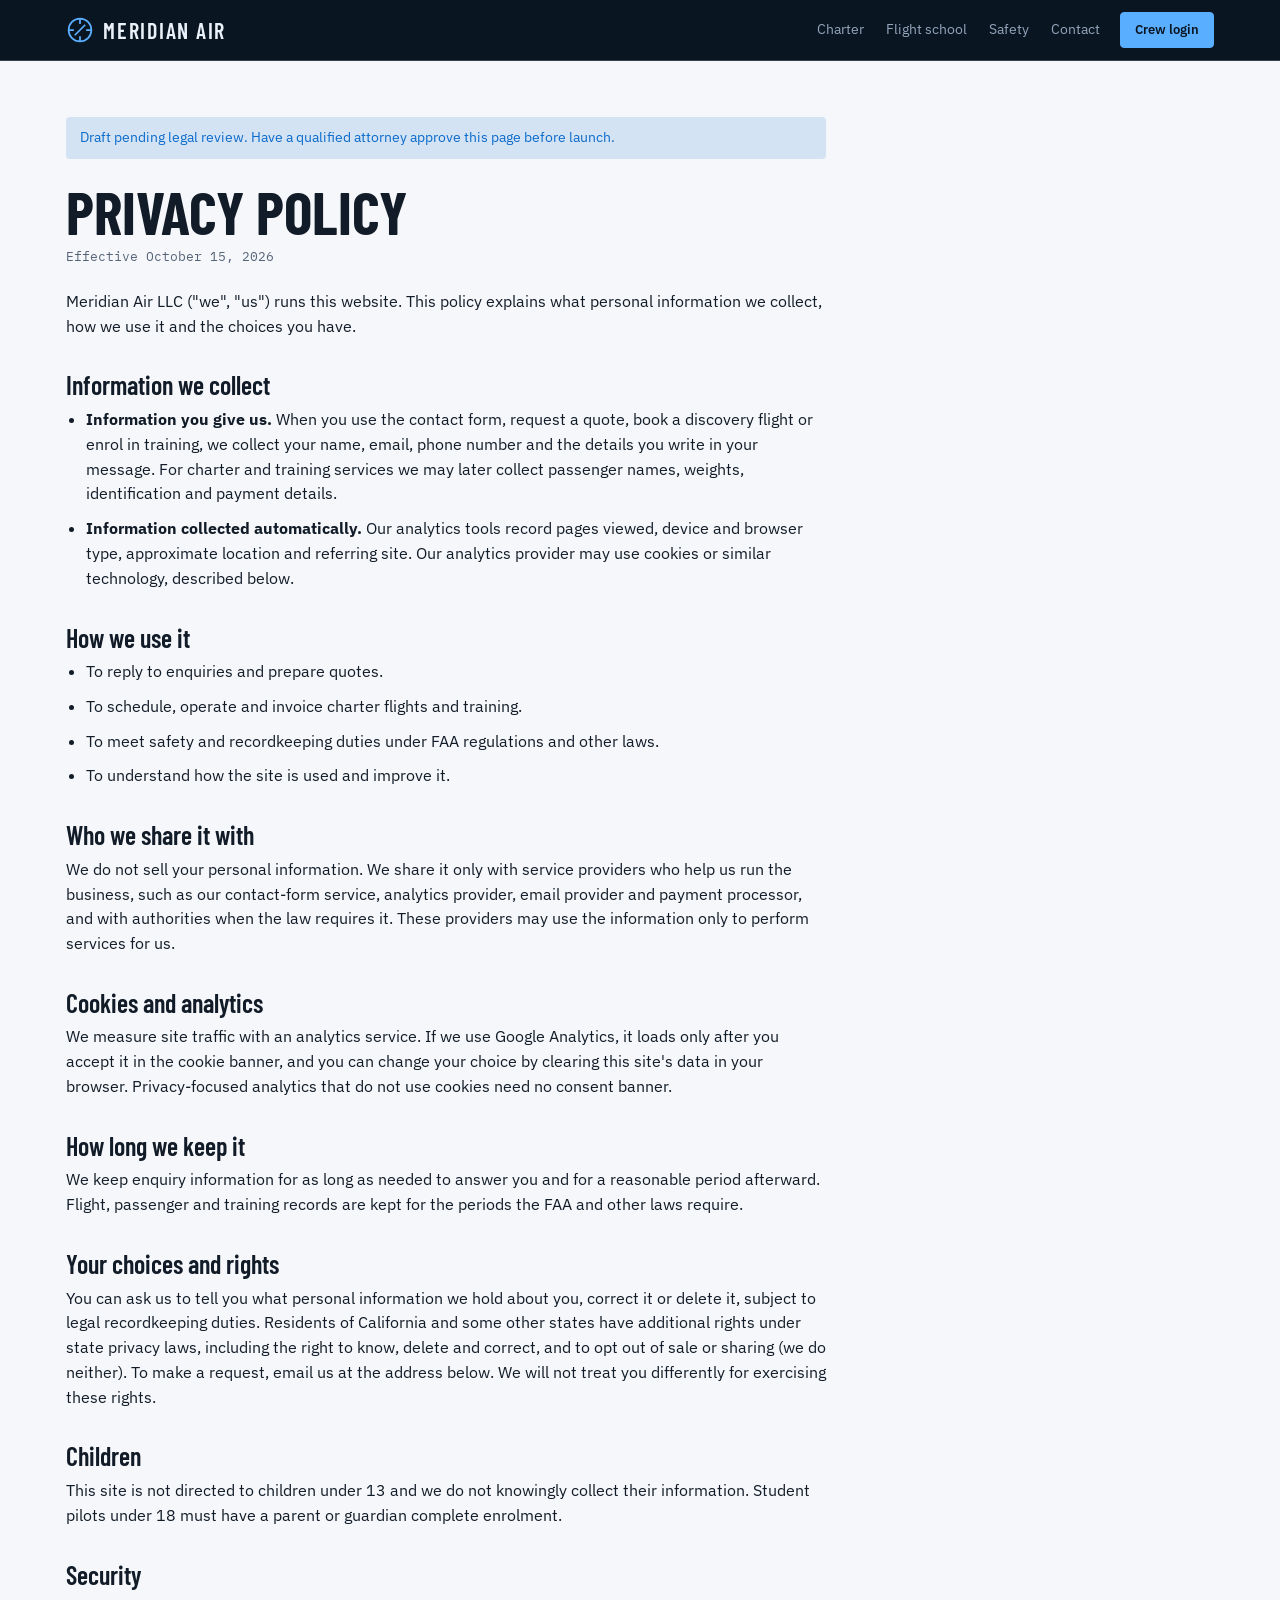
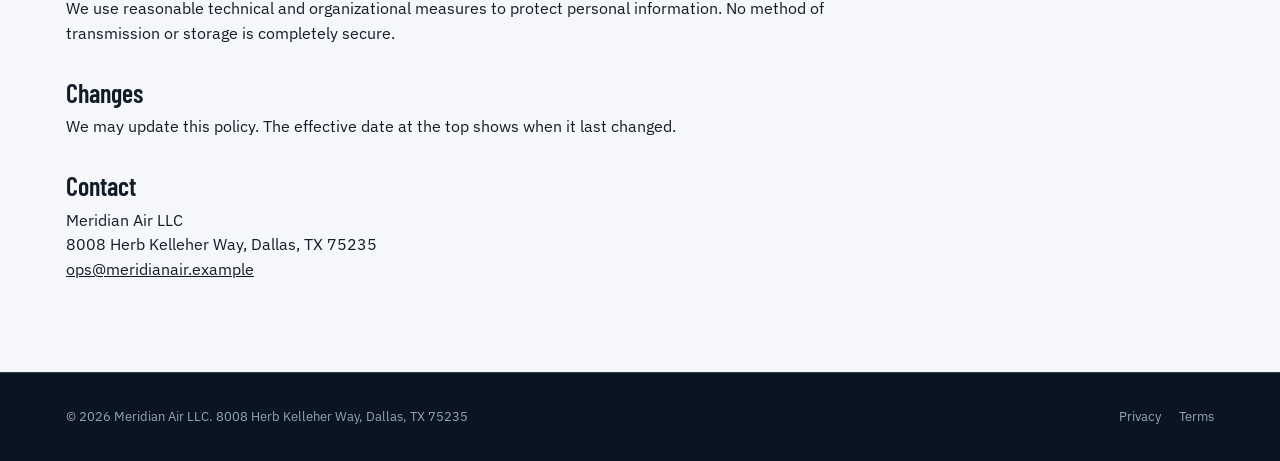
<file: privacy.html>
<!doctype html>
<html lang="en">
<head>
<meta charset="utf-8">
<meta name="viewport" content="width=device-width,initial-scale=1,viewport-fit=cover">
<meta name="claude:viewport-fit-sides" content="cover">
<title>Privacy Policy | Meridian Air</title>
<meta name="description" content="How we collect, use and protect your personal information.">
<link rel="preconnect" href="https://fonts.googleapis.com"><link rel="preconnect" href="https://fonts.gstatic.com" crossorigin>
<link rel="stylesheet" href="https://fonts.googleapis.com/css2?family=Barlow+Condensed:wght@500;600;700&family=IBM+Plex+Sans:wght@400;500;600&family=IBM+Plex+Mono:wght@400;500&display=swap">
<link rel="stylesheet" href="styles.css">
</head>
<body data-home="0" data-title="Privacy Policy">
<header class="hd" id="hd"></header>
<main class="legal"><div class="wrap"><article class="doc">
<div class="draft" id="draft" hidden>Draft pending legal review. Have a qualified attorney approve this page before launch.</div>
<h1>Privacy Policy</h1>
<p class="meta">Effective <span data-cfg="legal.effective"></span></p>
<p><span data-cfg="company.legalName"></span> ("we", "us") runs this website. This policy explains what personal information we collect, how we use it and the choices you have.</p>
<h2>Information we collect</h2>
<ul>
<li><b>Information you give us.</b> When you use the contact form, request a quote, book a discovery flight or enrol in training, we collect your name, email, phone number and the details you write in your message. For charter and training services we may later collect passenger names, weights, identification and payment details.</li>
<li><b>Information collected automatically.</b> Our analytics tools record pages viewed, device and browser type, approximate location and referring site. Our analytics provider may use cookies or similar technology, described below.</li>
</ul>
<h2>How we use it</h2>
<ul>
<li>To reply to enquiries and prepare quotes.</li>
<li>To schedule, operate and invoice charter flights and training.</li>
<li>To meet safety and recordkeeping duties under FAA regulations and other laws.</li>
<li>To understand how the site is used and improve it.</li>
</ul>
<h2>Who we share it with</h2>
<p>We do not sell your personal information. We share it only with service providers who help us run the business, such as our contact-form service, analytics provider, email provider and payment processor, and with authorities when the law requires it. These providers may use the information only to perform services for us.</p>
<h2>Cookies and analytics</h2>
<p>We measure site traffic with an analytics service. If we use Google Analytics, it loads only after you accept it in the cookie banner, and you can change your choice by clearing this site's data in your browser. Privacy-focused analytics that do not use cookies need no consent banner.</p>
<h2>How long we keep it</h2>
<p>We keep enquiry information for as long as needed to answer you and for a reasonable period afterward. Flight, passenger and training records are kept for the periods the FAA and other laws require.</p>
<h2>Your choices and rights</h2>
<p>You can ask us to tell you what personal information we hold about you, correct it or delete it, subject to legal recordkeeping duties. Residents of California and some other states have additional rights under state privacy laws, including the right to know, delete and correct, and to opt out of sale or sharing (we do neither). To make a request, email us at the address below. We will not treat you differently for exercising these rights.</p>
<h2>Children</h2>
<p>This site is not directed to children under 13 and we do not knowingly collect their information. Student pilots under 18 must have a parent or guardian complete enrolment.</p>
<h2>Security</h2>
<p>We use reasonable technical and organizational measures to protect personal information. No method of transmission or storage is completely secure.</p>
<h2>Changes</h2>
<p>We may update this policy. The effective date at the top shows when it last changed.</p>
<h2>Contact</h2>
<p><span data-cfg="company.legalName"></span><br><span data-cfg="company.address"></span><br><a data-mailto></a></p>
</article></div></main>
<footer id="ft"></footer>
<script src="config.js"></script>
<script src="common.js"></script>
<script>if(window.SITE.legal.review)document.getElementById('draft').hidden=false</script>
</body>
</html>
</file>
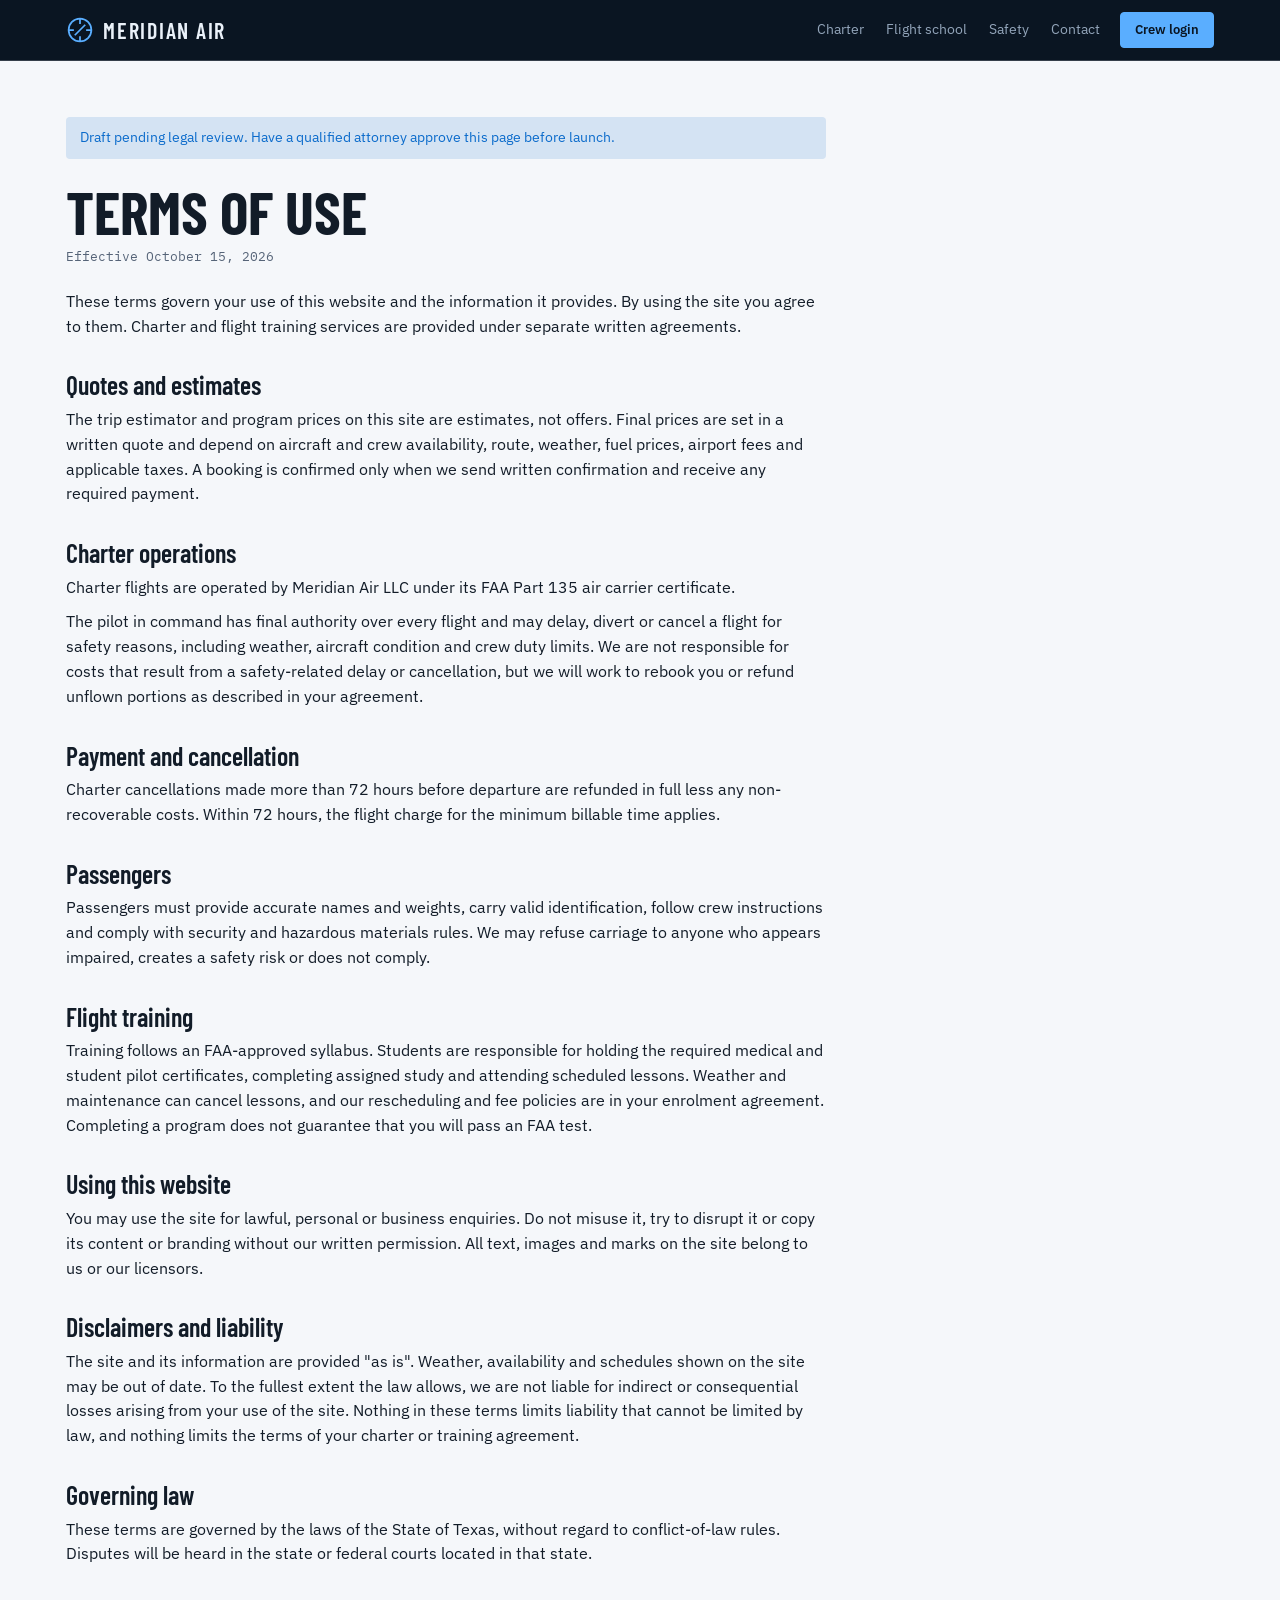
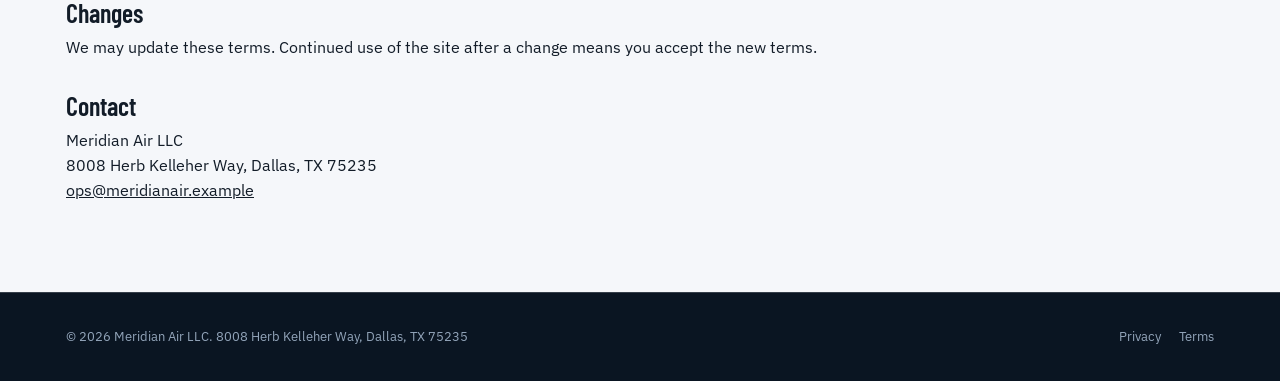
<file: terms.html>
<!doctype html>
<html lang="en">
<head>
<meta charset="utf-8">
<meta name="viewport" content="width=device-width,initial-scale=1,viewport-fit=cover">
<meta name="claude:viewport-fit-sides" content="cover">
<title>Terms of Use | Meridian Air</title>
<meta name="description" content="Terms for using this website and our quotes and services.">
<link rel="preconnect" href="https://fonts.googleapis.com"><link rel="preconnect" href="https://fonts.gstatic.com" crossorigin>
<link rel="stylesheet" href="https://fonts.googleapis.com/css2?family=Barlow+Condensed:wght@500;600;700&family=IBM+Plex+Sans:wght@400;500;600&family=IBM+Plex+Mono:wght@400;500&display=swap">
<link rel="stylesheet" href="styles.css">
</head>
<body data-home="0" data-title="Terms of Use">
<header class="hd" id="hd"></header>
<main class="legal"><div class="wrap"><article class="doc">
<div class="draft" id="draft" hidden>Draft pending legal review. Have a qualified attorney approve this page before launch.</div>
<h1>Terms of Use</h1>
<p class="meta">Effective <span data-cfg="legal.effective"></span></p>
<p>These terms govern your use of this website and the information it provides. By using the site you agree to them. Charter and flight training services are provided under separate written agreements.</p>
<h2>Quotes and estimates</h2>
<p>The trip estimator and program prices on this site are estimates, not offers. Final prices are set in a written quote and depend on aircraft and crew availability, route, weather, fuel prices, airport fees and applicable taxes. A booking is confirmed only when we send written confirmation and receive any required payment.</p>
<h2>Charter operations</h2>
<p data-cfg="legal.operatorNote"></p>
<p>The pilot in command has final authority over every flight and may delay, divert or cancel a flight for safety reasons, including weather, aircraft condition and crew duty limits. We are not responsible for costs that result from a safety-related delay or cancellation, but we will work to rebook you or refund unflown portions as described in your agreement.</p>
<h2>Payment and cancellation</h2>
<p data-cfg="legal.cancellation"></p>
<h2>Passengers</h2>
<p>Passengers must provide accurate names and weights, carry valid identification, follow crew instructions and comply with security and hazardous materials rules. We may refuse carriage to anyone who appears impaired, creates a safety risk or does not comply.</p>
<h2>Flight training</h2>
<p>Training follows an FAA-approved syllabus. Students are responsible for holding the required medical and student pilot certificates, completing assigned study and attending scheduled lessons. Weather and maintenance can cancel lessons, and our rescheduling and fee policies are in your enrolment agreement. Completing a program does not guarantee that you will pass an FAA test.</p>
<h2>Using this website</h2>
<p>You may use the site for lawful, personal or business enquiries. Do not misuse it, try to disrupt it or copy its content or branding without our written permission. All text, images and marks on the site belong to us or our licensors.</p>
<h2>Disclaimers and liability</h2>
<p>The site and its information are provided "as is". Weather, availability and schedules shown on the site may be out of date. To the fullest extent the law allows, we are not liable for indirect or consequential losses arising from your use of the site. Nothing in these terms limits liability that cannot be limited by law, and nothing limits the terms of your charter or training agreement.</p>
<h2>Governing law</h2>
<p>These terms are governed by the laws of the State of <span data-cfg="legal.governingState"></span>, without regard to conflict-of-law rules. Disputes will be heard in the state or federal courts located in that state.</p>
<h2>Changes</h2>
<p>We may update these terms. Continued use of the site after a change means you accept the new terms.</p>
<h2>Contact</h2>
<p><span data-cfg="company.legalName"></span><br><span data-cfg="company.address"></span><br><a data-mailto></a></p>
</article></div></main>
<footer id="ft"></footer>
<script src="config.js"></script>
<script src="common.js"></script>
<script>if(window.SITE.legal.review)document.getElementById('draft').hidden=false</script>
</body>
</html>
</file>
<file: styles.css>
/* Layout: dark hero band (route map + departure board), then light sections: charter estimator, school programs, safety, contact */
:root{
  --bg:#f5f7fa; --panel:#ffffff; --panel2:#e9eef5; --line:#d6dde8; --fg:#121c28; --muted:#566478;
  --accent:#0b6bcb; --accent-fg:#ffffff; --accent-soft:#dcebfb;
  --hero:#0a1522; --hero-scrim:rgba(10,21,34,.84); --hero-fg:#eaf1f9; --hero-muted:#93a5ba; --hero-line:#223349; --hero-accent:#5aaeff; --signal:#f2b84b; --ok:#47d28a;
  --f-display:'Barlow Condensed','Arial Narrow',sans-serif; --f-body:'IBM Plex Sans',system-ui,sans-serif; --f-mono:'IBM Plex Mono',ui-monospace,monospace;
}
@media (prefers-color-scheme:dark){:root:not([data-theme="light"]){--bg:#0c131c;--panel:#131d29;--panel2:#1a2636;--line:#26364a;--fg:#e6edf5;--muted:#8d9db1;--accent:#4da3ff;--accent-fg:#06121f;--accent-soft:#16304d;color-scheme:dark}}
:root[data-theme="dark"]{--bg:#0c131c;--panel:#131d29;--panel2:#1a2636;--line:#26364a;--fg:#e6edf5;--muted:#8d9db1;--accent:#4da3ff;--accent-fg:#06121f;--accent-soft:#16304d;color-scheme:dark}
*{box-sizing:border-box}
html{scroll-behavior:smooth}
body{background:var(--bg);color:var(--fg);font:16px/1.55 var(--f-body);margin:0}
h1,h2,h3{font-family:var(--f-display);margin:0;text-wrap:balance;line-height:1.02}
h2{font-size:clamp(34px,5vw,52px);font-weight:600;text-transform:uppercase;letter-spacing:.01em}
h3{font-size:24px;font-weight:600}
p{margin:0}
.wrap{max-width:1180px;margin:0 auto;padding-left:max(16px,env(safe-area-inset-left,0px));padding-right:max(16px,env(safe-area-inset-right,0px))}
a{color:inherit}
.hd{position:sticky;top:env(safe-area-inset-top,0px);z-index:5;background:var(--hero);color:var(--hero-fg);border-bottom:1px solid var(--hero-line)}
.hd .wrap{display:flex;align-items:center;gap:20px;height:60px}
.logo{display:flex;align-items:center;gap:9px;text-decoration:none;font:600 22px var(--f-display);letter-spacing:.08em;text-transform:uppercase}
.logo svg{width:28px;height:28px;color:var(--hero-accent)}
.hd nav{display:flex;gap:22px;margin-left:auto;font-size:14px;color:var(--hero-muted)}
.hd nav a{text-decoration:none} .hd nav a:hover{color:var(--hero-fg)}
.btn{display:inline-flex;align-items:center;justify-content:center;gap:8px;padding:10px 18px;border-radius:4px;font-weight:600;text-decoration:none;border:1px solid var(--accent);background:var(--accent);color:var(--accent-fg);cursor:pointer;font-size:15px}
.btn.ghost{background:transparent;color:inherit;border-color:currentColor;opacity:.9}
.hd .btn{padding:7px 14px;font-size:13px;background:var(--hero-accent);border-color:var(--hero-accent);color:var(--hero)}
:focus-visible{outline:2px solid var(--hero-accent);outline-offset:3px}
.hero{background:var(--hero);color:var(--hero-fg);padding-block:56px 64px;position:relative;overflow:hidden}
.hero .wrap{display:grid;grid-template-columns:minmax(0,1fr) minmax(0,1.05fr);gap:44px;align-items:center}
.eyebrow{font:500 12px var(--f-mono);letter-spacing:.14em;text-transform:uppercase;color:var(--hero-accent)}
.hero h1{font-size:clamp(46px,7vw,84px);font-weight:700;text-transform:uppercase;margin:14px 0 18px;letter-spacing:.005em}
.hero p.lead{color:var(--hero-muted);font-size:18px;max-width:46ch}
.cta{display:flex;gap:12px;flex-wrap:wrap;margin-top:28px}
.hero .btn{background:var(--hero-accent);border-color:var(--hero-accent);color:var(--hero)}
.hero .btn.ghost{background:transparent;color:var(--hero-fg);border-color:var(--hero-line)}
.facts{display:flex;gap:26px;flex-wrap:wrap;margin-top:34px;font:500 12px var(--f-mono);letter-spacing:.08em;text-transform:uppercase;color:var(--hero-muted)}
.facts b{display:block;font:600 26px var(--f-display);color:var(--hero-fg);letter-spacing:.02em}
.deck{border:1px solid var(--hero-line);border-radius:6px;background:rgba(255,255,255,.025);min-width:0}
.deck svg{display:block;width:100%;height:auto}
.board{border-top:1px solid var(--hero-line);font:13px var(--f-mono);padding:6px 14px 10px}
.board .r{display:grid;grid-template-columns:62px 1fr 74px 86px;gap:8px;padding:6px 0;border-bottom:1px solid var(--hero-line);align-items:center}
.board .r:last-child{border:0}
.board .h{color:var(--hero-muted);font-size:11px;letter-spacing:.1em;text-transform:uppercase}
.st{color:var(--ok)} .st.d{color:var(--signal)}
section{padding-block:76px;scroll-margin-top:60px}
.sec-h{display:flex;justify-content:space-between;align-items:flex-end;gap:20px;flex-wrap:wrap;margin-bottom:34px}
.sec-h p{max-width:52ch;color:var(--muted)}
.tag{font:500 12px var(--f-mono);letter-spacing:.14em;text-transform:uppercase;color:var(--accent);margin-bottom:8px}
.cards{display:grid;grid-template-columns:repeat(auto-fit,minmax(min(100%,250px),1fr));gap:16px}
.card{background:var(--panel);border:1px solid var(--line);border-radius:6px;padding:20px;display:flex;flex-direction:column;gap:12px;min-width:0}
.card .spec{display:grid;grid-template-columns:1fr 1fr;gap:8px 12px;font-size:13px;color:var(--muted);margin-top:auto}
.card .spec b{display:block;color:var(--fg);font:500 15px var(--f-mono)}
.price{font:500 14px var(--f-mono);color:var(--accent)}
.est{display:grid;grid-template-columns:minmax(0,1fr) minmax(0,1fr);gap:0;border:1px solid var(--line);border-radius:6px;overflow:hidden;background:var(--panel)}
.est>div{padding:26px;min-width:0}
.est .out{background:var(--hero);color:var(--hero-fg);display:flex;flex-direction:column;gap:12px}
.form{display:grid;grid-template-columns:1fr 1fr;gap:14px}
.field{display:flex;flex-direction:column;gap:5px;min-width:0} .field.w{grid-column:1/-1}
.field label{font-size:12px;color:var(--muted);text-transform:uppercase;letter-spacing:.08em}
.field input,.field select,.field textarea{background:var(--bg);color:var(--fg);border:1px solid var(--line);border-radius:4px;padding:10px;font:inherit;width:100%;min-width:0}
.big{font:600 56px/1 var(--f-display);color:var(--hero-fg)}
.out dl{margin:0;display:grid;grid-template-columns:1fr auto;gap:6px 12px;font-size:14px;color:var(--hero-muted)} .out dd{margin:0;font-family:var(--f-mono);color:var(--hero-fg)}
.out .note{font-size:12px;color:var(--hero-muted)}
.alt{background:var(--panel2)}
.steps{display:grid;grid-template-columns:repeat(auto-fit,minmax(min(100%,220px),1fr));gap:16px;margin-top:8px}
.steps div{padding-top:14px;border-top:2px solid var(--accent)} .steps b{display:block;font:600 20px var(--f-display);text-transform:uppercase;letter-spacing:.03em;margin-bottom:4px}
.steps p{color:var(--muted);font-size:14px}
.band{background:var(--hero);color:var(--hero-fg)}
.band .tag{color:var(--hero-accent)} .band p{color:var(--hero-muted)}
.two{display:grid;grid-template-columns:minmax(0,1fr) minmax(0,1fr);gap:44px;align-items:start}
.list{list-style:none;margin:0;padding:0;display:grid;gap:14px}
.list li{padding-left:18px;position:relative;color:var(--hero-muted)} .list li::before{content:"";position:absolute;left:0;top:.6em;width:8px;height:2px;background:var(--hero-accent)}
.list b{color:var(--hero-fg)}
footer{background:var(--hero);color:var(--hero-muted);padding-block:34px;font-size:13px;border-top:1px solid var(--hero-line)}
footer .wrap{display:flex;justify-content:space-between;gap:16px;flex-wrap:wrap}
.toast{margin-top:12px;padding:10px 12px;border-radius:4px;background:var(--accent-soft);color:var(--accent);font-size:14px}
@media (max-width:860px){.hero .wrap,.two,.est{grid-template-columns:1fr}.hd nav{display:none}.hd .btn{margin-left:auto}.form{grid-template-columns:1fr}section{padding-block:52px}.board .r{grid-template-columns:54px 1fr 60px 72px;font-size:12px}}
@media (prefers-reduced-motion:no-preference){.route{stroke-dasharray:600;stroke-dashoffset:600;animation:dr 1.6s .2s ease-out forwards}@keyframes dr{to{stroke-dashoffset:0}}.pulse{animation:pl 2.4s ease-in-out infinite}@keyframes pl{50%{opacity:.35}}}
/* ---- additions: photos, logo, forms, consent, legal pages ---- */
.logo img{height:30px;width:auto;display:block}
.card .ph{aspect-ratio:16/9;width:100%;object-fit:cover;border-radius:4px;background:var(--panel2);display:block}
.hero.has-img{background-image:linear-gradient(var(--hero-scrim),var(--hero-scrim)),var(--hero-img);background-size:cover;background-position:center}
.hp{position:absolute;left:-9999px;width:1px;height:1px;overflow:hidden}
.toast.err{background:var(--panel2);color:var(--fg);border:1px solid var(--line)}
.toast a{color:inherit;font-weight:600}
.consent{position:fixed;left:max(12px,env(safe-area-inset-left,0px));right:max(12px,env(safe-area-inset-right,0px));bottom:calc(12px + env(safe-area-inset-bottom,0px));z-index:9;max-width:620px;margin:0 auto;background:var(--hero);color:var(--hero-fg);border:1px solid var(--hero-line);border-radius:6px;padding:14px 16px;display:flex;gap:14px;align-items:center;flex-wrap:wrap;font-size:14px}
.consent p{flex:1;min-width:200px;color:var(--hero-muted)}
.consent .btn{padding:7px 14px;font-size:13px;background:var(--hero-accent);border-color:var(--hero-accent);color:var(--hero)}
.consent .btn.ghost{background:transparent;color:var(--hero-fg);border-color:var(--hero-line)}
.sample-tag{font:500 11px var(--f-mono);letter-spacing:.1em;text-transform:uppercase;color:var(--hero-muted);padding:8px 14px 0}
footer a{text-decoration:none} footer a:hover{color:var(--hero-fg)}
footer .links{display:flex;gap:18px;flex-wrap:wrap}
.legal{padding-block:56px 80px}
.doc{max-width:760px}
.doc h1{font-size:clamp(40px,6vw,60px);font-weight:700;text-transform:uppercase;margin-bottom:6px}
.doc h2{font-size:26px;text-transform:none;letter-spacing:0;margin:34px 0 8px}
.doc p,.doc li{color:var(--fg);margin-bottom:10px} .doc ul{padding-left:20px;margin:0 0 10px}
.doc .meta{color:var(--muted);font:13px var(--f-mono);margin-bottom:24px}
.draft{background:var(--accent-soft);color:var(--accent);padding:10px 14px;border-radius:4px;font-size:14px;margin-bottom:22px}
</file>
